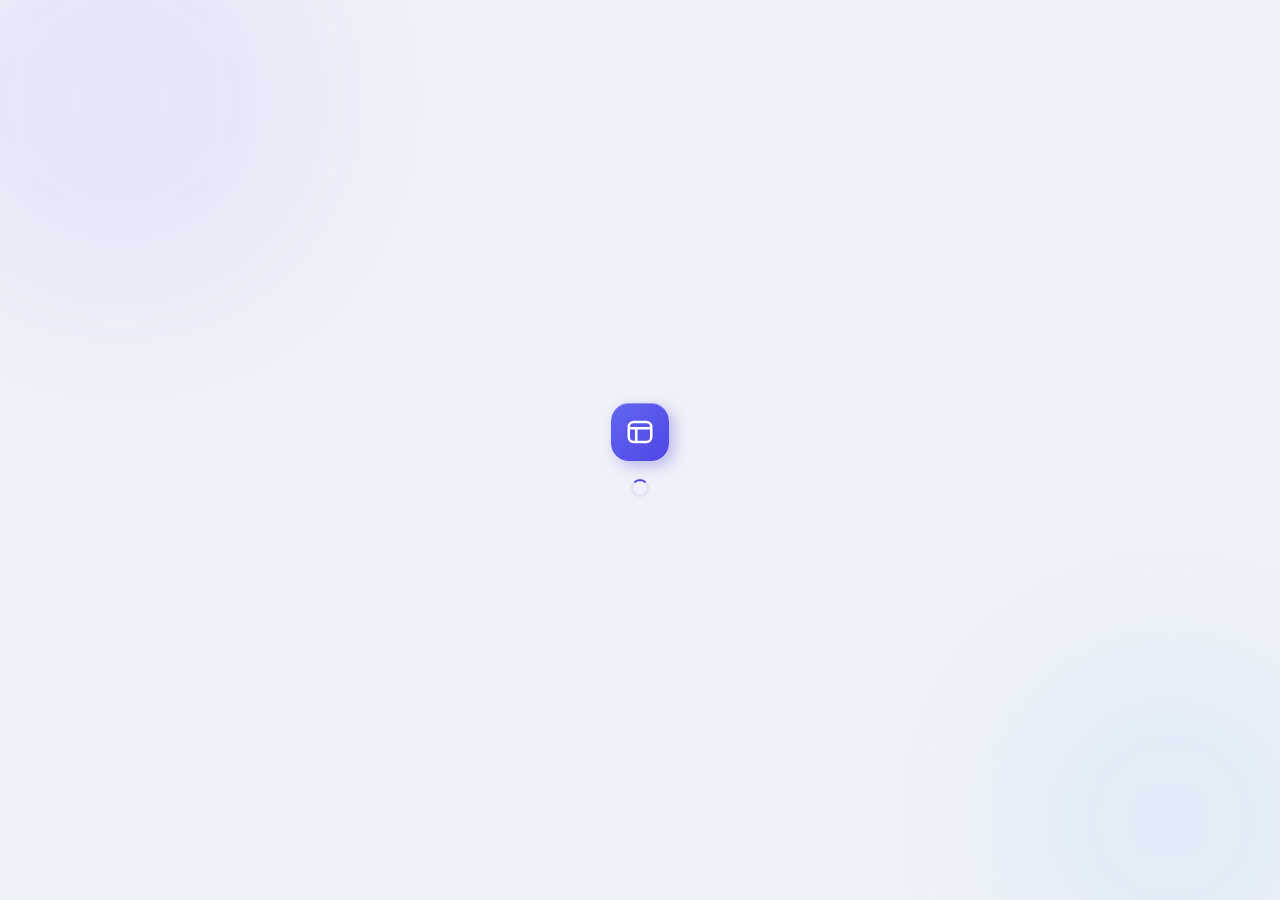
<file: index.html>
<!DOCTYPE html>
<html lang="uz" data-theme="light">
<head>
  <meta charset="UTF-8" />
  <meta name="viewport" content="width=device-width, initial-scale=1, viewport-fit=cover" />
  <title>table.xn</title>
  <meta name="theme-color" content="#4f46e5" />
  <link rel="manifest" href="manifest.json" />
  <link rel="apple-touch-icon" href="icons/apple-touch-icon.png" />
  <meta name="apple-mobile-web-app-capable" content="yes" />
  <meta name="mobile-web-app-capable" content="yes" />
  <meta name="apple-mobile-web-app-status-bar-style" content="default" />
  <meta name="apple-mobile-web-app-title" content="table.xn" />
  <link rel="preconnect" href="https://fonts.googleapis.com" />
  <link rel="preconnect" href="https://fonts.gstatic.com" crossorigin />
  <link href="https://fonts.googleapis.com/css2?family=Plus+Jakarta+Sans:wght@400;500;600;700;800&display=swap" rel="stylesheet" />
  <link rel="stylesheet" href="css/theme.css" />
  <script>
    (function () {
      var t = localStorage.getItem('tablexn.theme');
      if (!t) t = matchMedia('(prefers-color-scheme: dark)').matches ? 'dark' : 'light';
      document.documentElement.setAttribute('data-theme', t);
    })();
  </script>
  <style>
    .splash { min-height: 100vh; display: grid; place-items: center; }
    .splash-card { display: flex; flex-direction: column; align-items: center; gap: 18px; }
    .splash .brand-mark { width: 58px; height: 58px; border-radius: 18px; animation: float 2.4s ease-in-out infinite; }
    @keyframes float { 0%, 100% { transform: translateY(0); } 50% { transform: translateY(-7px); } }
    .splash .spinner { border-color: var(--border); border-top-color: var(--primary); }
  </style>
</head>
<body>
  <div class="aura"><span class="a1"></span><span class="a2"></span></div>
  <main class="splash">
    <div class="splash-card">
      <div class="brand-mark" aria-hidden="true">
        <svg width="30" height="30" viewBox="0 0 24 24" fill="none">
          <rect x="3" y="4" width="18" height="16" rx="4" stroke="#fff" stroke-width="2" />
          <path d="M3 9h18M9 9v11" stroke="#fff" stroke-width="2" />
        </svg>
      </div>
      <div class="spinner" role="status" aria-label="Yuklanmoqda"></div>
    </div>
  </main>

  <script type="module">
    import { getSession } from './js/api/auth.js';
    (async () => {
      try {
        const session = await getSession();
        location.replace(session ? 'dashboard.html' : 'login.html');
      } catch {
        location.replace('login.html');
      }
    })();
  </script>
  <script type="module">import { registerSW } from './js/pwa/registerSW.js'; registerSW();</script>
</body>
</html>
</file>
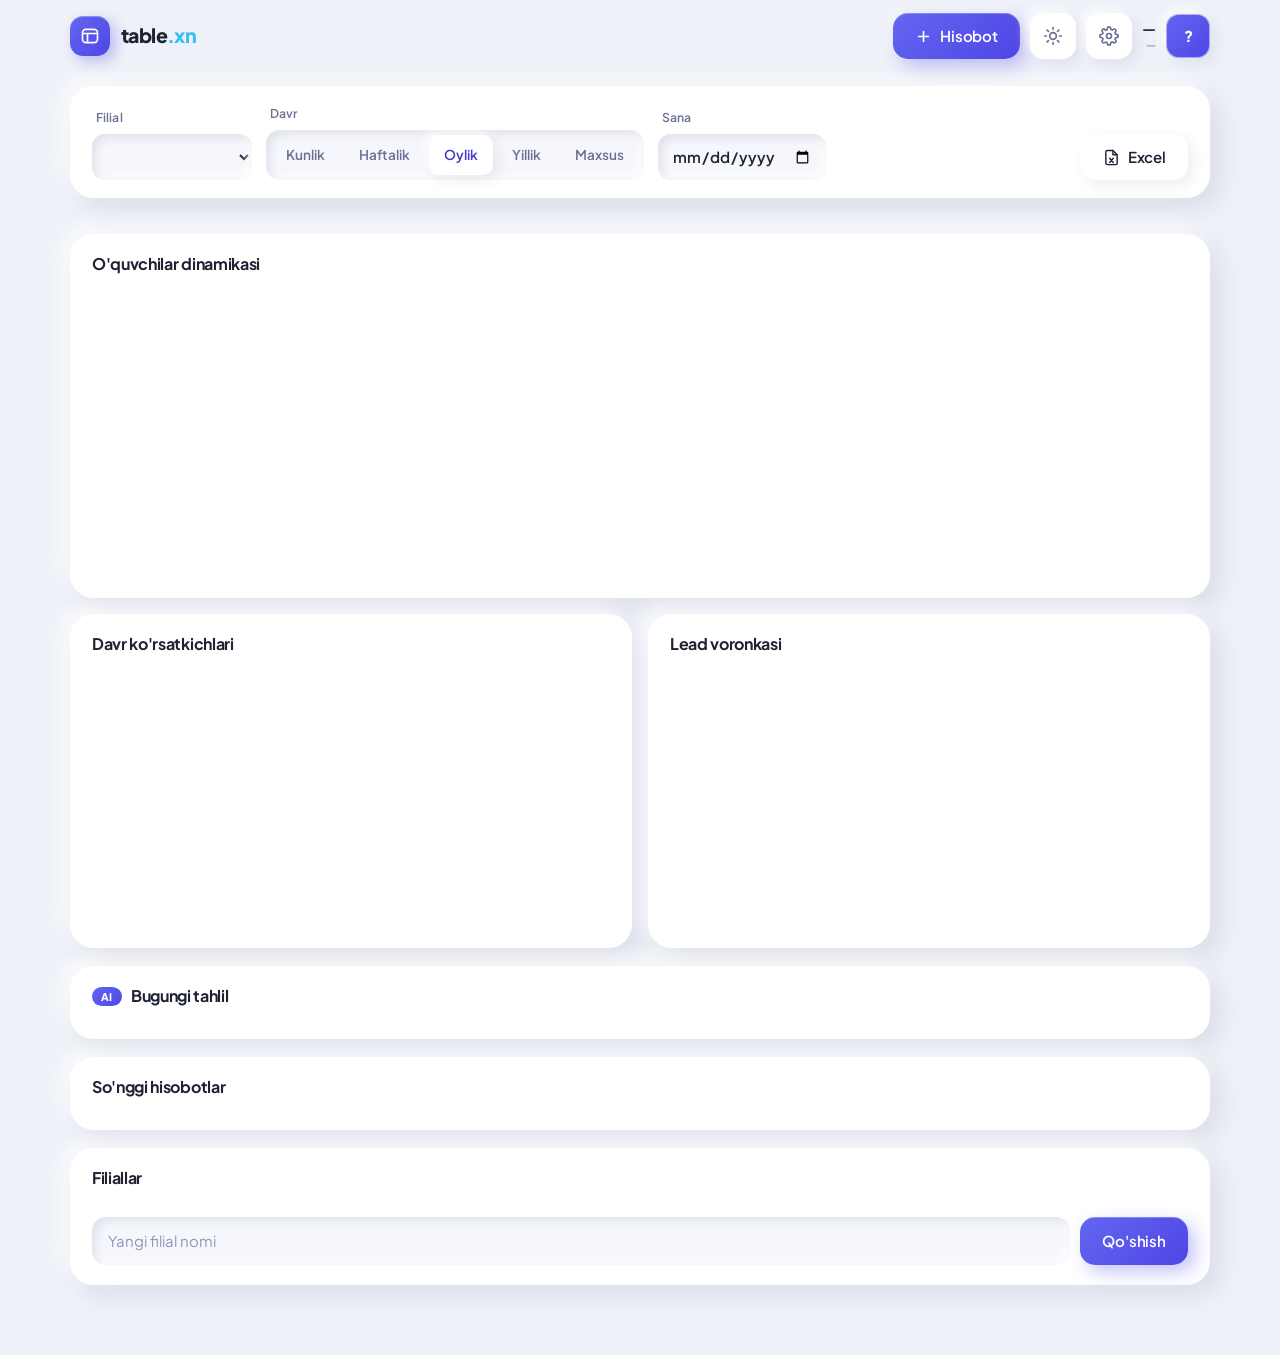
<file: dashboard.html>
<!DOCTYPE html>
<html lang="uz" data-theme="light">
<head>
  <meta charset="UTF-8" />
  <meta name="viewport" content="width=device-width, initial-scale=1, viewport-fit=cover" />
  <title>Boshqaruv paneli — table.xn</title>
  <meta name="theme-color" content="#4f46e5" />
  <link rel="manifest" href="manifest.json" />
  <link rel="apple-touch-icon" href="icons/apple-touch-icon.png" />
  <meta name="apple-mobile-web-app-capable" content="yes" />
  <meta name="mobile-web-app-capable" content="yes" />
  <meta name="apple-mobile-web-app-status-bar-style" content="default" />
  <meta name="apple-mobile-web-app-title" content="table.xn" />
  <link rel="preconnect" href="https://fonts.googleapis.com" />
  <link rel="preconnect" href="https://fonts.gstatic.com" crossorigin />
  <link href="https://fonts.googleapis.com/css2?family=Plus+Jakarta+Sans:wght@400;500;600;700;800&display=swap" rel="stylesheet" />
  <link rel="stylesheet" href="css/theme.css" />
  <script>
    (function () {
      var t = localStorage.getItem('tablexn.theme');
      if (!t) t = matchMedia('(prefers-color-scheme: dark)').matches ? 'dark' : 'light';
      document.documentElement.setAttribute('data-theme', t);
    })();
  </script>
  <style>
    .topbar { position: sticky; top: 0; z-index: 20; padding: 13px 0; background: var(--bg); }
    .topbar-inner { display: flex; align-items: center; justify-content: space-between; gap: 12px; }
    .topbar-actions { display: flex; align-items: center; gap: 10px; }
    .avatar { width: 44px; height: 44px; border-radius: 13px; display: grid; place-items: center;
      background: var(--primary-grad); color: #fff; font-weight: 800; box-shadow: var(--clay-sm); }
    .user-meta { text-align: right; line-height: 1.3; }
    .user-meta .org { font-weight: 700; font-size: 0.9rem; }
    .user-meta .role { font-size: 0.72rem; color: var(--text-muted); text-transform: capitalize; }
    .menu-wrap { position: relative; }
    .menu { position: absolute; right: 0; top: 54px; min-width: 170px; padding: 8px; border-radius: 16px;
      background: var(--surface); box-shadow: var(--clay); display: none; flex-direction: column; z-index: 30; }
    .menu.open { display: flex; }
    .menu button { text-align: left; border: none; background: transparent; cursor: pointer; padding: 11px 13px;
      border-radius: 11px; font-weight: 600; font-size: 0.88rem; color: var(--text); }
    .menu button:hover { background: var(--surface-2); }
    .menu .danger { color: var(--danger); }

    main.page { padding: 14px 0 70px; }
    .stack-lg { display: flex; flex-direction: column; gap: 18px; }

    /* Boshqaruv */
    .controls { display: flex; gap: 14px; flex-wrap: wrap; align-items: flex-end; padding: 18px 22px; }
    .control { display: flex; flex-direction: column; gap: 7px; }
    .control .label { font-size: 0.76rem; font-weight: 600; color: var(--text-muted); padding-left: 4px; }
    .select, .date { min-height: 46px; padding: 0 14px; border: none; border-radius: 13px; background: var(--surface-2);
      color: var(--text); box-shadow: var(--clay-inset); font-weight: 600; cursor: pointer; }
    .select { min-width: 160px; }
    .seg { display: inline-flex; gap: 4px; padding: 5px; border-radius: 14px; background: var(--surface-2); box-shadow: var(--clay-inset); }
    .seg button { border: none; background: transparent; cursor: pointer; padding: 9px 15px; border-radius: 10px;
      font-weight: 600; font-size: 0.85rem; color: var(--text-muted); white-space: nowrap; }
    .seg button[aria-selected='true'] { color: var(--primary-600); background: var(--surface); box-shadow: var(--clay-sm); }
    .custom-range { display: none; gap: 10px; }
    .custom-range.show { display: flex; }

    /* KPI */
    .kpi-row { display: grid; grid-template-columns: repeat(4, 1fr); gap: 14px; }
    .kpi { padding: 18px 20px; }
    .kpi .k-label { font-size: 0.8rem; color: var(--text-muted); font-weight: 600; }
    .kpi .k-value { font-size: 1.85rem; font-weight: 800; letter-spacing: -0.03em; margin-top: 4px; }
    .kpi .k-diff { font-size: 0.78rem; font-weight: 700; margin-top: 3px; }
    .k-diff.up { color: var(--success); } .k-diff.down { color: var(--danger); } .k-diff.flat { color: var(--text-soft); }

    /* Grafiklar */
    .charts { display: grid; grid-template-columns: 1fr 1fr; gap: 16px; }
    .chart-card { padding: 20px 22px; }
    .chart-card.full { grid-column: 1 / -1; }
    .chart-card h3 { font-size: 1rem; margin-bottom: 14px; }
    .chart-box { position: relative; height: 290px; }
    .chart-box.sm { height: 260px; }

    /* AI */
    .panel { padding: 20px 22px; }
    .panel h3 { font-size: 1rem; margin-bottom: 13px; display: flex; align-items: center; gap: 9px; }
    .ai-badge { font-size: 0.66rem; font-weight: 800; letter-spacing: 0.04em; padding: 3px 9px; border-radius: 99px; background: var(--primary-grad); color: #fff; }
    .msg-list { display: flex; flex-direction: column; gap: 9px; }
    .msg-item { display: flex; gap: 10px; padding: 12px 15px; border-radius: 13px; font-size: 0.87rem; line-height: 1.45; }
    .msg-item .m-dot { width: 8px; height: 8px; border-radius: 50%; margin-top: 6px; flex-shrink: 0; }
    .lvl-danger { background: rgba(239,68,68,0.10); color: var(--danger); } .lvl-danger .m-dot{background:var(--danger)}
    .lvl-warning { background: rgba(245,158,11,0.12); color: var(--warning); } .lvl-warning .m-dot{background:var(--warning)}
    .lvl-success { background: rgba(34,197,94,0.12); color: var(--success); } .lvl-success .m-dot{background:var(--success)}
    .lvl-info { background: var(--surface-2); color: var(--text-muted); } .lvl-info .m-dot{background:var(--text-soft)}
    .all-good { color: var(--success); font-size: 0.88rem; font-weight: 600; }

    /* Jadval */
    .table-wrap { overflow-x: auto; }
    table.rep { width: 100%; border-collapse: collapse; font-size: 0.88rem; }
    table.rep th { text-align: left; color: var(--text-muted); font-weight: 600; font-size: 0.76rem;
      padding: 8px 12px; text-transform: uppercase; letter-spacing: 0.03em; }
    table.rep td { padding: 12px; border-top: 1px solid var(--border); font-variant-numeric: tabular-nums; }
    table.rep td.r, table.rep th.r { text-align: right; }
    .empty-mini { color: var(--text-muted); text-align: center; padding: 24px; font-size: 0.9rem; }

    /* Filiallar */
    .branch-grid { display: flex; flex-wrap: wrap; gap: 11px; }
    .branch-tile { display: flex; align-items: center; gap: 9px; padding: 11px 16px; border-radius: 13px;
      background: var(--surface-2); box-shadow: var(--clay-inset); font-weight: 600; font-size: 0.9rem; }
    .branch-tile .dot-i { width: 8px; height: 8px; border-radius: 50%; background: var(--success); }
    .add-branch { display: flex; gap: 10px; margin-top: 16px; flex-wrap: wrap; }
    .add-branch .input { flex: 1; min-width: 200px; }

    .toast { position: fixed; left: 50%; bottom: 26px; transform: translateX(-50%) translateY(20px); padding: 13px 20px;
      border-radius: 14px; background: var(--surface); box-shadow: var(--clay); font-weight: 600; font-size: 0.88rem;
      opacity: 0; pointer-events: none; transition: all 0.28s ease; z-index: 50; }
    .toast.show { opacity: 1; transform: translateX(-50%) translateY(0); }
    .toast.ok { color: var(--success); } .toast.err { color: var(--danger); }

    @media (max-width: 820px) { .kpi-row { grid-template-columns: repeat(2, 1fr); } .charts { grid-template-columns: 1fr; } }
    @media (max-width: 560px) { .user-meta { display: none; } }
  </style>
</head>
<body>
  <header class="topbar">
    <div class="container topbar-inner">
      <div class="brand">
        <span class="brand-mark" aria-hidden="true"><svg width="20" height="20" viewBox="0 0 24 24" fill="none"><rect x="3" y="4" width="18" height="16" rx="4" stroke="#fff" stroke-width="2"/><path d="M3 9h18M9 9v11" stroke="#fff" stroke-width="2"/></svg></span>
        <span class="brand-name">table<span class="dot">.xn</span></span>
      </div>
      <div class="topbar-actions">
        <a class="btn btn-primary" href="reports.html">
          <svg width="17" height="17" viewBox="0 0 24 24" fill="none" stroke="currentColor" stroke-width="2.3" stroke-linecap="round"><path d="M12 5v14M5 12h14"/></svg>
          Hisobot
        </a>
        <button class="icon-btn" id="themeToggle" type="button" aria-label="Mavzu"><svg width="20" height="20" viewBox="0 0 24 24" fill="none" stroke="currentColor" stroke-width="2" stroke-linecap="round"><circle cx="12" cy="12" r="4"/><path d="M12 2v2M12 20v2M2 12h2M20 12h2M5 5l1.5 1.5M17.5 17.5L19 19M19 5l-1.5 1.5M6.5 17.5L5 19"/></svg></button>
        <a class="icon-btn" id="settingsLink" href="settings.html" aria-label="Sozlamalar" hidden><svg width="20" height="20" viewBox="0 0 24 24" fill="none" stroke="currentColor" stroke-width="2" stroke-linecap="round" stroke-linejoin="round"><circle cx="12" cy="12" r="3"/><path d="M19.4 15a1.65 1.65 0 0 0 .33 1.82l.06.06a2 2 0 1 1-2.83 2.83l-.06-.06a1.65 1.65 0 0 0-1.82-.33 1.65 1.65 0 0 0-1 1.51V21a2 2 0 0 1-4 0v-.09A1.65 1.65 0 0 0 9 19.4a1.65 1.65 0 0 0-1.82.33l-.06.06a2 2 0 1 1-2.83-2.83l.06-.06a1.65 1.65 0 0 0 .33-1.82 1.65 1.65 0 0 0-1.51-1H3a2 2 0 0 1 0-4h.09A1.65 1.65 0 0 0 4.6 9a1.65 1.65 0 0 0-.33-1.82l-.06-.06a2 2 0 1 1 2.83-2.83l.06.06a1.65 1.65 0 0 0 1.82.33H9a1.65 1.65 0 0 0 1-1.51V3a2 2 0 0 1 4 0v.09a1.65 1.65 0 0 0 1 1.51 1.65 1.65 0 0 0 1.82-.33l.06-.06a2 2 0 1 1 2.83 2.83l-.06.06a1.65 1.65 0 0 0-.33 1.82V9a1.65 1.65 0 0 0 1.51 1H21a2 2 0 0 1 0 4h-.09a1.65 1.65 0 0 0-1.51 1z"/></svg></a>
        <div class="menu-wrap">
          <button id="userBtn" type="button" style="border:none;background:transparent;cursor:pointer;display:flex;align-items:center;gap:10px;">
            <div class="user-meta"><div class="org" id="orgName">—</div><div class="role" id="roleName">—</div></div>
            <span class="avatar" id="avatar">?</span>
          </button>
          <div class="menu" id="userMenu"><button class="danger" id="logoutBtn" type="button">Chiqish</button></div>
        </div>
      </div>
    </div>
  </header>

  <main class="page">
    <div class="container stack-lg" id="app" hidden>
      <!-- Boshqaruv -->
      <section class="clay controls">
        <div class="control"><span class="label">Filial</span><select class="select" id="branchSel"></select></div>
        <div class="control"><span class="label">Davr</span>
          <div class="seg" id="periodSeg" role="tablist">
            <button data-p="day" role="tab">Kunlik</button>
            <button data-p="week" role="tab">Haftalik</button>
            <button data-p="month" role="tab" aria-selected="true">Oylik</button>
            <button data-p="year" role="tab">Yillik</button>
            <button data-p="custom" role="tab">Maxsus</button>
          </div>
        </div>
        <div class="control" id="dateCtl"><span class="label">Sana</span><input class="date" id="dateSel" type="date" /></div>
        <div class="control custom-range" id="customCtl">
          <div class="control"><span class="label">Dan</span><input class="date" id="fromSel" type="date" /></div>
          <div class="control"><span class="label">Gacha</span><input class="date" id="toSel" type="date" /></div>
        </div>
        <button class="btn" id="excelBtn" type="button" style="margin-left:auto;">
          <svg width="17" height="17" viewBox="0 0 24 24" fill="none" stroke="currentColor" stroke-width="2" stroke-linecap="round" stroke-linejoin="round"><path d="M14 2H6a2 2 0 0 0-2 2v16a2 2 0 0 0 2 2h12a2 2 0 0 0 2-2V8z"/><path d="M14 2v6h6M9.5 13l5 6M14.5 13l-5 6"/></svg>
          Excel
        </button>
      </section>

      <section class="kpi-row" id="kpiRow"></section>

      <section class="charts">
        <div class="clay chart-card full"><h3 id="lineTitle">O'quvchilar dinamikasi</h3><div class="chart-box"><canvas id="lineCv"></canvas></div></div>
        <div class="clay chart-card"><h3>Davr ko'rsatkichlari</h3><div class="chart-box sm"><canvas id="barCv"></canvas></div></div>
        <div class="clay chart-card"><h3>Lead voronkasi</h3><div class="chart-box sm"><canvas id="dnCv"></canvas></div></div>
      </section>

      <section class="clay panel"><h3><span class="ai-badge">AI</span> Bugungi tahlil</h3><div class="msg-list" id="msgList"></div></section>

      <section class="clay panel">
        <h3>So'nggi hisobotlar</h3>
        <div class="table-wrap"><table class="rep" id="repTable"></table></div>
      </section>

      <section class="clay panel">
        <h3>Filiallar</h3>
        <div class="branch-grid" id="branchGrid"></div>
        <div class="add-branch" id="addBranch" hidden>
          <input class="input" id="branchInput" type="text" placeholder="Yangi filial nomi" maxlength="60" />
          <button class="btn btn-primary" id="addBranchBtn" type="button">Qo'shish</button>
        </div>
      </section>
    </div>

    <div class="container" id="noBranch" hidden>
      <section class="clay" style="padding:36px;text-align:center;">
        <h3 style="margin-bottom:6px;">Hali filial yo'q</h3>
        <p class="muted" style="margin-bottom:16px;">Boshlash uchun birinchi filialingizni qo'shing.</p>
        <div class="add-branch" id="addBranch0" style="justify-content:center;">
          <input class="input" id="branchInput0" type="text" placeholder="Filial nomi" maxlength="60" style="max-width:280px;" />
          <button class="btn btn-primary" id="addBranchBtn0" type="button">Qo'shish</button>
        </div>
      </section>
    </div>
  </main>

  <div class="toast" id="toast" role="status"></div>

  <script type="module">
    import { requireAuth, getProfile, signOut } from './js/api/auth.js';
    import { listBranches, createBranch, initReportsSync } from './js/api/reportsApi.js';
    import { getCustomRange, getDashboard } from './js/engines/reportEngine.js';
    import { generateInsights } from './js/engines/aiEngine.js';
    import { lineChart, barChart, doughnutChart } from './js/charts/chartFactory.js';
    import { bindThemeToggle } from './js/utils/theme.js';
    import { fmtInt, fmtPct } from './js/utils/format.js';
    import { exportReportsXlsx } from './js/utils/excel.js';
    import { showLoader, hideLoader } from './js/utils/loader.js';
    import * as D from './js/utils/dates.js';

    bindThemeToggle(document.getElementById('themeToggle'));
    const $ = (id) => document.getElementById(id);

    let profile = null, period = 'month', charts = {}, lastData = null;

    function toast(text, type = 'ok') { const t = $('toast'); t.textContent = text; t.className = `toast show ${type}`; setTimeout(() => (t.className = 'toast'), 2600); }
    const dShort = (iso) => new Date(iso).toLocaleDateString('uz-UZ', { day: '2-digit', month: 'short' });

    // Profil menyu
    const menu = $('userMenu');
    $('userBtn').addEventListener('click', (e) => { e.stopPropagation(); menu.classList.toggle('open'); });
    document.addEventListener('click', () => menu.classList.remove('open'));
    $('logoutBtn').addEventListener('click', async () => { await signOut(); location.href = 'login.html'; });
    function canManage() { return ['owner', 'admin'].includes(profile?.role); }

    // Davr oralig'i
    function ranges() {
      const d = $('dateSel').value || D.today();
      if (period === 'day') return { from: d, to: d, pf: D.addDays(d, -1), pt: D.addDays(d, -1) };
      if (period === 'week') { const f = D.startOfWeek(d), t = D.endOfWeek(d); return { from: f, to: t, pf: D.addDays(f, -7), pt: D.addDays(f, -1) }; }
      if (period === 'month') { const f = D.startOfMonth(d), t = D.endOfMonth(d); const pe = D.addDays(f, -1); return { from: f, to: t, pf: D.startOfMonth(pe), pt: D.endOfMonth(pe) }; }
      if (period === 'year') { const f = D.startOfYear(d), t = D.endOfYear(d); const py = Number(f.slice(0, 4)) - 1; return { from: f, to: t, pf: `${py}-01-01`, pt: `${py}-12-31` }; }
      return { from: $('fromSel').value, to: $('toSel').value, pf: null, pt: null };
    }

    function setPeriod(p) {
      period = p;
      [...$('periodSeg').children].forEach((b) => b.setAttribute('aria-selected', String(b.dataset.p === p)));
      $('customCtl').classList.toggle('show', p === 'custom');
      $('dateCtl').style.display = p === 'custom' ? 'none' : '';
      load();
    }

    // KPI
    function renderKpi(cur, prev) {
      const sLast = cur.rows.length ? cur.rows[cur.rows.length - 1].students : 0;
      const pLast = prev && prev.rows.length ? prev.rows[prev.rows.length - 1].students : null;
      const cards = [
        { label: "O'quvchilar", val: sLast, prev: pLast, fmt: fmtInt },
        { label: 'Lidlar', val: cur.totals.leads, prev: prev ? prev.totals.leads : null, fmt: fmtInt },
        { label: 'Shartnomalar', val: cur.totals.contracts, prev: prev ? prev.totals.contracts : null, fmt: fmtInt },
        { label: 'Konversiya', val: cur.contractConversion, prev: prev ? prev.contractConversion : null, fmt: fmtPct, pct: true },
      ];
      $('kpiRow').innerHTML = cards.map((c) => {
        let diff = '';
        if (c.prev != null) {
          const d = c.val - c.prev;
          const cls = d > 0.05 ? 'up' : d < -0.05 ? 'down' : 'flat';
          const sign = d > 0 ? '+' : '';
          const txt = c.pct ? `${sign}${d.toFixed(1)}%` : `${sign}${fmtInt(d)}`;
          diff = `<div class="k-diff ${cls}">${txt} oldingi davr</div>`;
        }
        return `<div class="clay kpi"><div class="k-label">${c.label}</div><div class="k-value num">${c.fmt(c.val)}</div>${diff}</div>`;
      }).join('');
    }

    // Grafiklar
    function destroyCharts() { Object.values(charts).forEach((c) => c?.destroy()); charts = {}; }
    function renderCharts(cur) {
      destroyCharts();
      const labels = cur.rows.map((r) => dShort(r.report_date));
      charts.line = lineChart($('lineCv'), { labels, data: cur.rows.map((r) => r.students) });
      charts.bar = barChart($('barCv'), {
        labels: ['Lidlar', 'Sifatli', 'Tashrif', 'Shartnoma', 'Ketgan'],
        data: [cur.totals.leads, cur.totals.quality_leads, cur.totals.bd_visited, cur.totals.contracts, cur.totals.students_left],
      });
      charts.dn = doughnutChart($('dnCv'), {
        labels: ['Lidlar', 'Sifatli lidlar', 'Shartnomalar'],
        data: [cur.totals.leads, cur.totals.quality_leads, cur.totals.contracts],
      });
    }
    document.addEventListener('themechange', () => { if (lastData) renderCharts(lastData); });

    // Jadval
    function renderTable(cur) {
      const rows = [...cur.rows].reverse().slice(0, 10);
      if (!rows.length) { $('repTable').innerHTML = `<tr><td class="empty-mini">Bu davr uchun hisobot yo'q.</td></tr>`; return; }
      $('repTable').innerHTML =
        `<thead><tr><th>Sana</th><th class="r">O'quvchi</th><th class="r">Lid</th><th class="r">Shartnoma</th><th class="r">Ketgan</th></tr></thead>` +
        `<tbody>` + rows.map((r) => `<tr><td>${dShort(r.report_date)}</td><td class="r">${fmtInt(r.students)}</td><td class="r">${fmtInt(r.leads)}</td><td class="r">${fmtInt(r.contracts)}</td><td class="r">${fmtInt(r.students_left)}</td></tr>`).join('') + `</tbody>`;
    }

    // AI
    function renderAI(insights) {
      const list = $('msgList');
      if (!insights.length) { list.innerHTML = `<div class="all-good">✓ Hammasi joyida — muhim ogohlantirish yo'q.</div>`; return; }
      list.innerHTML = insights.map((i) => `<div class="msg-item lvl-${i.level}"><span class="m-dot"></span><span>${i.text}</span></div>`).join('');
    }

    // Yuklash
    async function load() {
      const branch = $('branchSel').value;
      if (!branch) return;
      const r = ranges();
      if (!r.from || !r.to) return;
      showLoader();
      try {
        const [cur, prev, dash] = await Promise.all([
          getCustomRange(branch, r.from, r.to),
          r.pf ? getCustomRange(branch, r.pf, r.pt) : Promise.resolve(null),
          getDashboard(branch, D.today()),
        ]);
        lastData = cur;
        renderKpi(cur, prev);
        renderCharts(cur);
        renderTable(cur);
        renderAI(generateInsights(dash));
      } catch (e) { toast('Ma\'lumotni yuklab bo\'lmadi.', 'err'); }
      finally { hideLoader(); }
    }

    // Filiallar
    function escapeHtml(s) { return String(s).replace(/[&<>"']/g, (c) => ({ '&': '&amp;', '<': '&lt;', '>': '&gt;', '"': '&quot;', "'": '&#39;' }[c])); }
    async function loadBranchList() {
      try {
        const branches = await listBranches();
        $('branchGrid').innerHTML = branches.map((b) => `<div class="branch-tile"><span class="dot-i"></span>${escapeHtml(b.name)}</div>`).join('');
        $('addBranch').hidden = !canManage();
      } catch {}
    }
    async function addBranch(inputId, btnId) {
      const input = $(inputId), name = input.value.trim();
      if (!name) { input.focus(); return; }
      $(btnId).disabled = true;
      try { await createBranch(name); input.value = ''; toast('Filial qo\'shildi.'); location.reload(); }
      catch { toast('Qo\'shib bo\'lmadi.', 'err'); $(btnId).disabled = false; }
    }
    $('addBranchBtn').addEventListener('click', () => addBranch('branchInput', 'addBranchBtn'));
    $('addBranchBtn0').addEventListener('click', () => addBranch('branchInput0', 'addBranchBtn0'));

    // Init
    (async () => {
      const session = await requireAuth();
      if (!session) return;
      initReportsSync();
      try { profile = await getProfile(); } catch {}
      const orgName = profile?.organizations?.name || 'Tashkilot';
      $('orgName').textContent = orgName;
      $('roleName').textContent = profile?.role || 'a\'zo';
      $('avatar').textContent = (profile?.full_name || orgName).trim().charAt(0).toUpperCase() || '?';
      if (['owner', 'admin'].includes(profile?.role)) $('settingsLink').hidden = false;

      let branches = [];
      try { branches = await listBranches(); } catch {}
      if (!branches.length) { $('noBranch').hidden = false; return; }

      $('app').hidden = false;
      $('branchSel').innerHTML = branches.map((b) => `<option value="${b.id}">${escapeHtml(b.name)}</option>`).join('');
      $('dateSel').value = D.today(); $('dateSel').max = D.today();
      $('toSel').value = D.today(); $('fromSel').value = D.startOfMonth(D.today());

      $('branchSel').addEventListener('change', load);
      $('dateSel').addEventListener('change', load);
      $('fromSel').addEventListener('change', load);
      $('toSel').addEventListener('change', load);
      [...$('periodSeg').children].forEach((b) => b.addEventListener('click', () => setPeriod(b.dataset.p)));

      $('excelBtn').addEventListener('click', () => {
        if (!lastData || !lastData.rows.length) { toast('Bu davrda hisobot yo\'q.', 'err'); return; }
        const branchName = $('branchSel').selectedOptions[0]?.textContent || 'Filial';
        const r = ranges();
        const labels = { day: 'kunlik', week: 'haftalik', month: 'oylik', year: 'yillik', custom: 'maxsus' };
        try { exportReportsXlsx({ rows: lastData.rows, branchName, periodLabel: labels[period] || 'hisobot', from: r.from, to: r.to }); }
        catch { toast('Eksport qilib bo\'lmadi.', 'err'); }
      });

      await loadBranchList();
      await load();
    })();
  </script>
  <script type="module">import { registerSW } from './js/pwa/registerSW.js'; registerSW();</script>
</body>
</html>
</file>
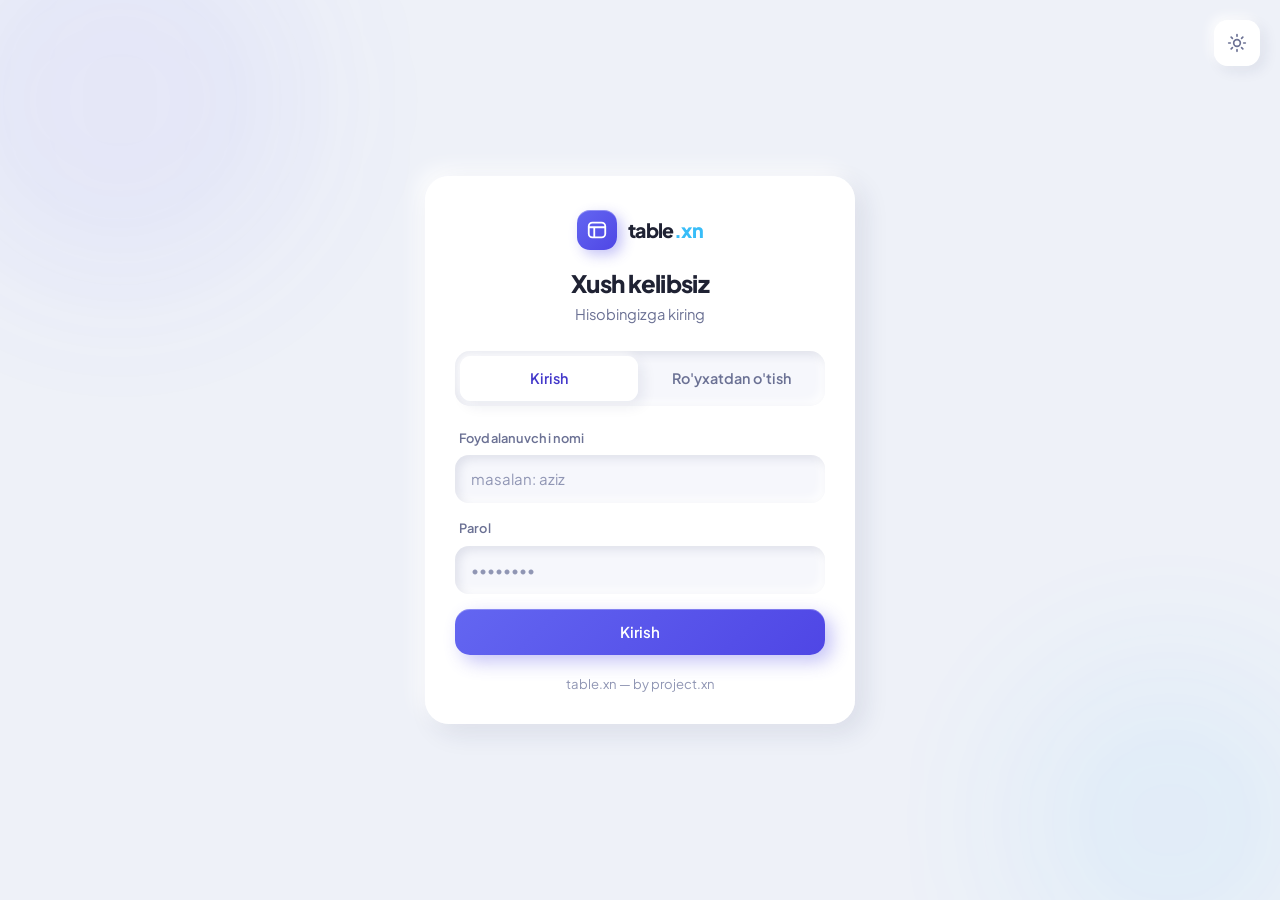
<file: login.html>
<!DOCTYPE html>
<html lang="uz" data-theme="light">
<head>
  <meta charset="UTF-8" />
  <meta name="viewport" content="width=device-width, initial-scale=1, viewport-fit=cover" />
  <title>Kirish — table.xn</title>
  <meta name="theme-color" content="#4f46e5" />
  <link rel="manifest" href="manifest.json" />
  <link rel="apple-touch-icon" href="icons/apple-touch-icon.png" />
  <meta name="apple-mobile-web-app-capable" content="yes" />
  <meta name="mobile-web-app-capable" content="yes" />
  <meta name="apple-mobile-web-app-status-bar-style" content="default" />
  <meta name="apple-mobile-web-app-title" content="table.xn" />
  <link rel="preconnect" href="https://fonts.googleapis.com" />
  <link rel="preconnect" href="https://fonts.gstatic.com" crossorigin />
  <link href="https://fonts.googleapis.com/css2?family=Plus+Jakarta+Sans:wght@400;500;600;700;800&display=swap" rel="stylesheet" />
  <link rel="stylesheet" href="css/theme.css" />
  <script>
    (function () { var t = localStorage.getItem('tablexn.theme'); if (!t) t = matchMedia('(prefers-color-scheme: dark)').matches ? 'dark' : 'light'; document.documentElement.setAttribute('data-theme', t); })();
  </script>
  <style>
    .auth-wrap { min-height: 100vh; display: grid; place-items: center; padding: 28px 18px; }
    .theme-fab { position: fixed; top: 20px; right: 20px; z-index: 10; }
    .auth-card { width: 100%; max-width: 430px; padding: 34px 30px 30px; }
    .auth-head { text-align: center; margin-bottom: 24px; }
    .auth-head .brand { justify-content: center; margin-bottom: 18px; }
    .auth-title { font-size: 1.5rem; font-weight: 800; letter-spacing: -0.03em; }
    .auth-sub { color: var(--text-muted); font-size: 0.92rem; margin-top: 5px; }
    .tabs { display: grid; grid-template-columns: 1fr 1fr; gap: 5px; padding: 5px; border-radius: 15px; margin-bottom: 22px; background: var(--surface-2); box-shadow: var(--clay-inset); }
    .tab { border: none; background: transparent; cursor: pointer; padding: 11px; border-radius: 11px; font-weight: 600; font-size: 0.9rem; color: var(--text-muted); transition: color 0.18s ease; }
    .tab[aria-selected='true'] { color: var(--primary-600); background: var(--surface); box-shadow: var(--clay-sm); }
    .form { display: flex; flex-direction: column; gap: 15px; }
    .signup-only { display: none; }
    [data-mode='signup'] .signup-only { display: flex; }
    .msg { display: none; padding: 12px 15px; border-radius: 13px; font-size: 0.87rem; font-weight: 500; }
    .msg.show { display: block; }
    .msg.error { background: rgba(239, 68, 68, 0.12); color: var(--danger); }
    .msg.ok { background: rgba(34, 197, 94, 0.13); color: var(--success); }
    .auth-foot { text-align: center; margin-top: 18px; font-size: 0.82rem; color: var(--text-soft); }
  </style>
</head>
<body data-mode="login">
  <div class="aura"><span class="a1"></span><span class="a2"></span></div>

  <button class="icon-btn theme-fab" id="themeToggle" type="button" aria-label="Mavzu">
    <svg width="20" height="20" viewBox="0 0 24 24" fill="none" stroke="currentColor" stroke-width="2" stroke-linecap="round"><circle cx="12" cy="12" r="4" /><path d="M12 2v2M12 20v2M2 12h2M20 12h2M5 5l1.5 1.5M17.5 17.5L19 19M19 5l-1.5 1.5M6.5 17.5L5 19" /></svg>
  </button>

  <main class="auth-wrap">
    <section class="clay auth-card">
      <div class="auth-head">
        <div class="brand">
          <span class="brand-mark" aria-hidden="true"><svg width="22" height="22" viewBox="0 0 24 24" fill="none"><rect x="3" y="4" width="18" height="16" rx="4" stroke="#fff" stroke-width="2" /><path d="M3 9h18M9 9v11" stroke="#fff" stroke-width="2" /></svg></span>
          <span class="brand-name">table<span class="dot">.xn</span></span>
        </div>
        <h1 class="auth-title" id="title">Xush kelibsiz</h1>
        <p class="auth-sub" id="subtitle">Hisobingizga kiring</p>
      </div>

      <div class="tabs" role="tablist">
        <button class="tab" id="tabLogin" role="tab" aria-selected="true" type="button">Kirish</button>
        <button class="tab" id="tabSignup" role="tab" aria-selected="false" type="button">Ro'yxatdan o'tish</button>
      </div>

      <div class="msg" id="msg" role="alert"></div>

      <form class="form" id="form" novalidate>
        <div class="field signup-only">
          <label class="label" for="orgName">Tashkilot nomi</label>
          <input class="input" id="orgName" type="text" autocomplete="organization" placeholder="Masalan: Jony Kids" />
        </div>
        <div class="field signup-only">
          <label class="label" for="fullName">To'liq ism</label>
          <input class="input" id="fullName" type="text" autocomplete="name" placeholder="Ism Familiya" />
        </div>
        <div class="field">
          <label class="label" for="username">Foydalanuvchi nomi</label>
          <input class="input" id="username" type="text" autocomplete="username" placeholder="masalan: aziz" autocapitalize="none" spellcheck="false" required />
        </div>
        <div class="field">
          <label class="label" for="password">Parol</label>
          <input class="input" id="password" type="password" autocomplete="current-password" placeholder="••••••••" minlength="6" required />
        </div>

        <button class="btn btn-primary btn-block" id="submit" type="submit">Kirish</button>
      </form>

      <p class="auth-foot" id="authFoot">table.xn — by project.xn</p>
    </section>
  </main>

  <script type="module">
    import { signIn, signUp, redirectIfAuthed } from './js/api/auth.js';
    import { bindThemeToggle } from './js/utils/theme.js';
    import { APP_VERSION } from './js/utils/version.js';

    document.getElementById('authFoot').textContent = `table.xn · v${APP_VERSION} · by project.xn`;
    bindThemeToggle(document.getElementById('themeToggle'));
    redirectIfAuthed();

    const body = document.body;
    const els = {
      tabLogin: document.getElementById('tabLogin'), tabSignup: document.getElementById('tabSignup'),
      title: document.getElementById('title'), subtitle: document.getElementById('subtitle'),
      submit: document.getElementById('submit'), msg: document.getElementById('msg'), form: document.getElementById('form'),
      username: document.getElementById('username'), password: document.getElementById('password'),
      orgName: document.getElementById('orgName'), fullName: document.getElementById('fullName'),
    };

    function setMode(mode) {
      body.dataset.mode = mode;
      const login = mode === 'login';
      els.tabLogin.setAttribute('aria-selected', String(login));
      els.tabSignup.setAttribute('aria-selected', String(!login));
      els.title.textContent = login ? 'Xush kelibsiz' : 'Hisob yarating';
      els.subtitle.textContent = login ? 'Hisobingizga kiring' : 'Tashkilotingizni ro\'yxatdan o\'tkazing';
      els.submit.textContent = login ? 'Kirish' : 'Hisob yaratish';
      els.password.autocomplete = login ? 'current-password' : 'new-password';
      hideMsg();
    }
    els.tabLogin.onclick = () => setMode('login');
    els.tabSignup.onclick = () => setMode('signup');

    function showMsg(text, type = 'error') { els.msg.textContent = text; els.msg.className = `msg show ${type}`; }
    function hideMsg() { els.msg.className = 'msg'; }

    function friendly(err) {
      const m = (err?.message || '').toLowerCase();
      if (m.includes('invalid login')) return "Foydalanuvchi nomi yoki parol noto'g'ri.";
      if (m.includes('already registered')) return "Bu foydalanuvchi nomi allaqachon band.";
      if (m.includes('password should be at least')) return "Parol kamida 6 ta belgidan iborat bo'lishi kerak.";
      if (m.includes('profile already exists')) return "Bu foydalanuvchida tashkilot allaqachon mavjud.";
      return err?.message || "Xatolik yuz berdi. Birozdan so'ng qayta urinib ko'ring.";
    }

    function loading(on) {
      els.submit.disabled = on;
      els.submit.innerHTML = on ? '<span class="spinner"></span>' : (body.dataset.mode === 'login' ? 'Kirish' : 'Hisob yaratish');
    }

    els.form.addEventListener('submit', async (e) => {
      e.preventDefault();
      hideMsg();
      const username = els.username.value.trim().replace(/\s+/g, '');
      const password = els.password.value;
      const mode = body.dataset.mode;
      if (!username || !password) { showMsg('Foydalanuvchi nomi va parolni kiriting.'); return; }
      if (password.length < 6) { showMsg("Parol kamida 6 ta belgidan iborat bo'lishi kerak."); return; }

      loading(true);
      try {
        if (mode === 'login') {
          await signIn({ username, password });
          location.href = 'dashboard.html';
        } else {
          const orgName = els.orgName.value.trim();
          const fullName = els.fullName.value.trim();
          if (!orgName) { showMsg('Tashkilot nomini kiriting.'); loading(false); return; }
          const res = await signUp({ username, password, orgName, ownerName: fullName });
          if (res.pendingConfirmation) { showMsg('Hisob yaratildi. Endi kiring.', 'ok'); loading(false); return; }
          location.href = 'dashboard.html';
        }
      } catch (err) { showMsg(friendly(err)); loading(false); }
    });

    setMode('login');
  </script>
  <script type="module">import { registerSW } from './js/pwa/registerSW.js'; registerSW();</script>
</body>
</html>
</file>
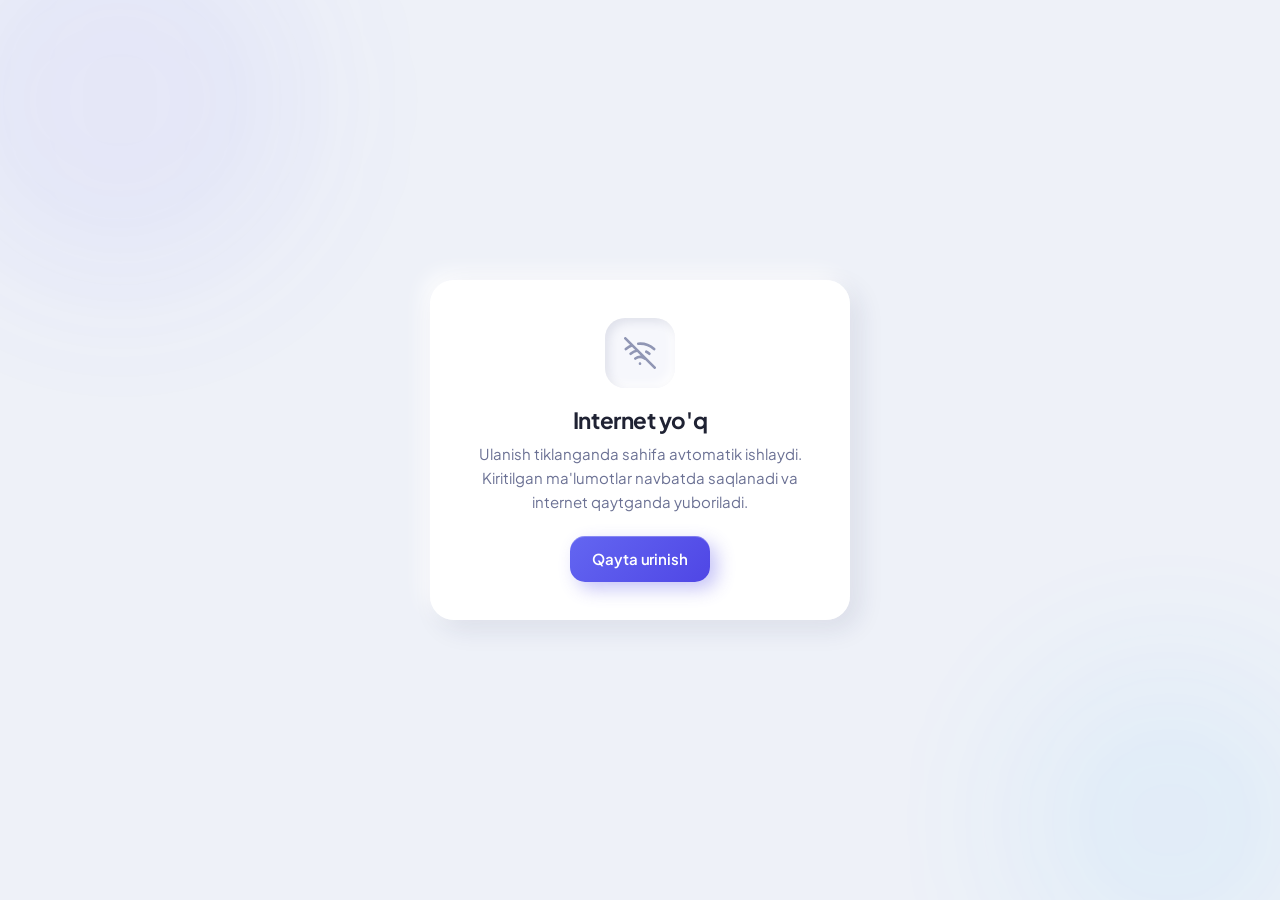
<file: offline.html>
<!DOCTYPE html>
<html lang="uz" data-theme="light">
<head>
  <meta charset="UTF-8" />
  <meta name="viewport" content="width=device-width, initial-scale=1, viewport-fit=cover" />
  <title>Offline — table.xn</title>
  <meta name="theme-color" content="#4f46e5" />
  <link href="https://fonts.googleapis.com/css2?family=Plus+Jakarta+Sans:wght@400;600;700;800&display=swap" rel="stylesheet" />
  <link rel="stylesheet" href="css/theme.css" />
  <script>
    (function () {
      var t = localStorage.getItem('tablexn.theme');
      if (!t) t = matchMedia('(prefers-color-scheme: dark)').matches ? 'dark' : 'light';
      document.documentElement.setAttribute('data-theme', t);
    })();
  </script>
  <style>
    .wrap { min-height: 100vh; display: grid; place-items: center; padding: 24px; }
    .card { max-width: 420px; text-align: center; padding: 38px 30px; }
    .ico { width: 70px; height: 70px; margin: 0 auto 18px; border-radius: 20px; display: grid; place-items: center;
      background: var(--surface-2); box-shadow: var(--clay-inset); color: var(--text-soft); }
    h1 { font-size: 1.4rem; margin-bottom: 8px; }
    p { color: var(--text-muted); margin-bottom: 22px; }
  </style>
</head>
<body>
  <div class="aura"><span class="a1"></span><span class="a2"></span></div>
  <main class="wrap">
    <section class="clay card">
      <div class="ico" aria-hidden="true">
        <svg width="32" height="32" viewBox="0 0 24 24" fill="none" stroke="currentColor" stroke-width="2" stroke-linecap="round" stroke-linejoin="round">
          <path d="M1 1l22 22M16.72 11.06A10.94 10.94 0 0 1 19 12.55M5 12.55a10.94 10.94 0 0 1 5.17-2.39M10.71 5.05A16 16 0 0 1 22.58 9M1.42 9a15.91 15.91 0 0 1 4.7-2.88M8.53 16.11a6 6 0 0 1 6.95 0M12 20h.01"/>
        </svg>
      </div>
      <h1>Internet yo'q</h1>
      <p>Ulanish tiklanganda sahifa avtomatik ishlaydi. Kiritilgan ma'lumotlar navbatda saqlanadi va internet qaytganda yuboriladi.</p>
      <button class="btn btn-primary" onclick="location.reload()">Qayta urinish</button>
    </section>
  </main>
</body>
</html>
</file>
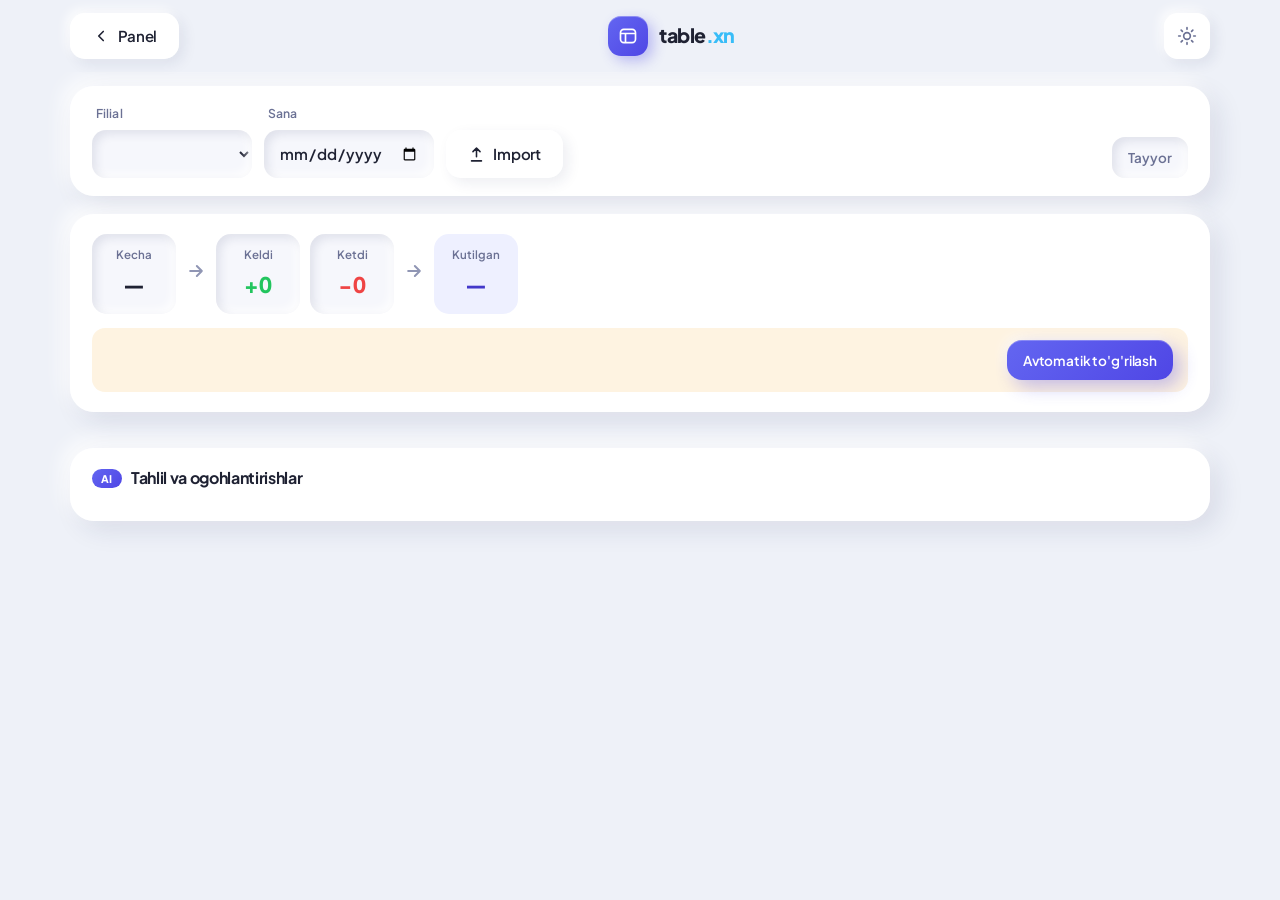
<file: reports.html>
<!DOCTYPE html>
<html lang="uz" data-theme="light">
<head>
  <meta charset="UTF-8" />
  <meta name="viewport" content="width=device-width, initial-scale=1, viewport-fit=cover" />
  <title>Hisobot kiritish — table.xn</title>
  <meta name="theme-color" content="#4f46e5" />
  <link rel="manifest" href="manifest.json" />
  <link rel="apple-touch-icon" href="icons/apple-touch-icon.png" />
  <meta name="apple-mobile-web-app-capable" content="yes" />
  <meta name="mobile-web-app-capable" content="yes" />
  <meta name="apple-mobile-web-app-status-bar-style" content="default" />
  <meta name="apple-mobile-web-app-title" content="table.xn" />
  <link rel="preconnect" href="https://fonts.googleapis.com" />
  <link rel="preconnect" href="https://fonts.gstatic.com" crossorigin />
  <link href="https://fonts.googleapis.com/css2?family=Plus+Jakarta+Sans:wght@400;500;600;700;800&display=swap" rel="stylesheet" />
  <link rel="stylesheet" href="css/theme.css" />
  <script>
    (function () { var t = localStorage.getItem('tablexn.theme'); if (!t) t = matchMedia('(prefers-color-scheme: dark)').matches ? 'dark' : 'light'; document.documentElement.setAttribute('data-theme', t); })();
  </script>
  <style>
    .topbar { position: sticky; top: 0; z-index: 20; padding: 13px 0; background: var(--bg); }
    .topbar-inner { display: flex; align-items: center; justify-content: space-between; gap: 12px; }
    main.page { padding: 14px 0 80px; }
    .stack-lg { display: flex; flex-direction: column; gap: 18px; }

    .controls { display: flex; gap: 12px; flex-wrap: wrap; align-items: flex-end; padding: 18px 22px; }
    .control { display: flex; flex-direction: column; gap: 7px; }
    .control .label { font-size: 0.76rem; font-weight: 600; color: var(--text-muted); padding-left: 4px; }
    .select, .date { min-height: 48px; padding: 0 15px; border: none; border-radius: 14px; background: var(--surface-2); color: var(--text); box-shadow: var(--clay-inset); font-weight: 600; cursor: pointer; min-width: 160px; }
    .save-pill { margin-left: auto; display: inline-flex; align-items: center; gap: 8px; padding: 10px 16px; border-radius: 13px; font-size: 0.84rem; font-weight: 600; background: var(--surface-2); box-shadow: var(--clay-inset); color: var(--text-muted); white-space: nowrap; }
    .imp-btn { min-height: 48px; align-self: flex-end; }

    /* Balans kartasi */
    .balance { padding: 20px 22px; }
    .bal-flow { display: flex; align-items: center; gap: 10px; flex-wrap: wrap; }
    .bal-item { display: flex; flex-direction: column; align-items: center; gap: 3px; padding: 12px 18px; border-radius: 15px; background: var(--surface-2); box-shadow: var(--clay-inset); min-width: 84px; }
    .bal-item .bl { font-size: 0.72rem; color: var(--text-muted); font-weight: 600; }
    .bal-item .bv { font-size: 1.35rem; font-weight: 800; font-variant-numeric: tabular-nums; }
    .bal-item.up .bv { color: var(--success); } .bal-item.down .bv { color: var(--danger); }
    .bal-item.exp { background: var(--primary-50); box-shadow: none; }
    .bal-item.exp .bv { color: var(--primary-600); }
    .bal-arrow { color: var(--text-soft); flex-shrink: 0; }
    .bal-fix { display: flex; align-items: center; gap: 12px; margin-top: 14px; padding: 12px 15px; border-radius: 13px; background: rgba(245,158,11,0.12); color: var(--warning); font-size: 0.86rem; font-weight: 600; flex-wrap: wrap; }
    .bal-fix .grow { flex: 1; min-width: 180px; }
    .btn-sm { min-height: 40px; padding: 0 16px; font-size: 0.85rem; }

    /* Maydonlar */
    .group { padding: 20px 22px; }
    .group h3 { font-size: 1rem; margin-bottom: 4px; }
    .group .ghint { font-size: 0.8rem; color: var(--text-muted); margin-bottom: 16px; }
    .fields { display: flex; flex-direction: column; }
    .frow { display: flex; align-items: center; justify-content: space-between; gap: 12px; padding: 11px 0; border-bottom: 1px solid var(--border); }
    .frow:last-child { border-bottom: none; }
    .finfo { display: flex; flex-direction: column; gap: 1px; min-width: 0; flex: 1; }
    .finfo .flabel { font-size: 0.92rem; font-weight: 700; line-height: 1.25; }
    .finfo .fhint { font-size: 0.73rem; color: var(--text-muted); line-height: 1.3; }

    .stepper { display: flex; align-items: center; gap: 6px; flex-shrink: 0; }
    .step { width: 42px; height: 46px; border: none; border-radius: 12px; cursor: pointer; background: var(--surface-2); color: var(--primary); box-shadow: var(--clay-sm); font-size: 1.3rem; font-weight: 700; display: grid; place-items: center; transition: transform 0.1s ease; }
    .step:active { box-shadow: var(--clay-pressed); transform: scale(0.95); }
    .num-input { width: 62px; text-align: center; height: 46px; padding: 0 4px; border: none; border-radius: 12px; background: var(--surface-2); color: var(--text); box-shadow: var(--clay-inset); font-size: 1.1rem; font-weight: 800; font-variant-numeric: tabular-nums; }
    .num-input.nps { width: 88px; }
    .num-input:focus { outline: none; box-shadow: var(--clay-inset), 0 0 0 3px var(--primary-50); }
    .num-input[aria-invalid='true'] { box-shadow: var(--clay-inset), 0 0 0 3px rgba(239,68,68,0.25); }

    .switch { width: 50px; height: 30px; border-radius: 99px; border: none; cursor: pointer; position: relative; background: var(--text-soft); transition: background 0.2s ease; flex-shrink: 0; }
    .switch::after { content: ''; position: absolute; top: 3px; left: 3px; width: 24px; height: 24px; border-radius: 50%; background: #fff; transition: transform 0.2s ease; box-shadow: 0 1px 3px rgba(0,0,0,0.3); }
    .switch[aria-checked='true'] { background: var(--primary); } .switch[aria-checked='true']::after { transform: translateX(20px); }

    .panel { padding: 20px 22px; }
    .panel h3 { font-size: 1rem; margin-bottom: 13px; display: flex; align-items: center; gap: 9px; }
    .ai-badge { font-size: 0.66rem; font-weight: 800; letter-spacing: 0.04em; padding: 3px 9px; border-radius: 99px; background: var(--primary-grad); color: #fff; }
    .msg-list { display: flex; flex-direction: column; gap: 9px; }
    .msg-item { display: flex; gap: 10px; padding: 12px 15px; border-radius: 13px; font-size: 0.87rem; line-height: 1.45; }
    .msg-item .m-dot { width: 8px; height: 8px; border-radius: 50%; margin-top: 6px; flex-shrink: 0; }
    .lvl-error,.lvl-danger { background: rgba(239,68,68,0.10); color: var(--danger); } .lvl-error .m-dot,.lvl-danger .m-dot{background:var(--danger)}
    .lvl-warning { background: rgba(245,158,11,0.12); color: var(--warning); } .lvl-warning .m-dot{background:var(--warning)}
    .lvl-success { background: rgba(34,197,94,0.12); color: var(--success); } .lvl-success .m-dot{background:var(--success)}
    .lvl-info { background: var(--surface-2); color: var(--text-muted); } .lvl-info .m-dot{background:var(--text-soft)}
    .all-good { color: var(--success); font-size: 0.88rem; font-weight: 600; }

    .no-branch { text-align: center; padding: 40px 20px; color: var(--text-muted); }
    @media (max-width: 600px) { .save-pill { margin-left: 0; width: 100%; justify-content: center; } .bal-item { flex: 1; min-width: 0; } }
  </style>
</head>
<body>
  <header class="topbar">
    <div class="container topbar-inner">
      <a class="btn" href="dashboard.html"><svg width="18" height="18" viewBox="0 0 24 24" fill="none" stroke="currentColor" stroke-width="2.2" stroke-linecap="round" stroke-linejoin="round"><path d="M15 18l-6-6 6-6"/></svg> Panel</a>
      <div class="brand"><span class="brand-mark" aria-hidden="true"><svg width="20" height="20" viewBox="0 0 24 24" fill="none"><rect x="3" y="4" width="18" height="16" rx="4" stroke="#fff" stroke-width="2"/><path d="M3 9h18M9 9v11" stroke="#fff" stroke-width="2"/></svg></span><span class="brand-name">table<span class="dot">.xn</span></span></div>
      <button class="icon-btn" id="themeToggle" type="button" aria-label="Mavzu"><svg width="20" height="20" viewBox="0 0 24 24" fill="none" stroke="currentColor" stroke-width="2" stroke-linecap="round"><circle cx="12" cy="12" r="4"/><path d="M12 2v2M12 20v2M2 12h2M20 12h2M5 5l1.5 1.5M17.5 17.5L19 19M19 5l-1.5 1.5M6.5 17.5L5 19"/></svg></button>
    </div>
  </header>

  <main class="page">
    <div class="container stack-lg" id="app" hidden>
      <section class="clay controls">
        <div class="control"><span class="label">Filial</span><select class="select" id="branchSel"></select></div>
        <div class="control"><span class="label">Sana</span><input class="date" id="dateSel" type="date" /></div>
        <button class="btn imp-btn" id="importBtn" type="button">
          <svg width="17" height="17" viewBox="0 0 24 24" fill="none" stroke="currentColor" stroke-width="2.2" stroke-linecap="round" stroke-linejoin="round"><path d="M12 15V3M7 8l5-5 5 5M5 21h14"/></svg> Import
        </button>
        <input type="file" id="importFile" accept=".xlsx,.xls,.csv" hidden />
        <div class="save-pill" id="savePill">Tayyor</div>
      </section>

      <!-- Balans kartasi -->
      <section class="clay balance">
        <div class="bal-flow">
          <div class="bal-item"><span class="bl">Kecha</span><span class="bv num" id="balPrev">—</span></div>
          <span class="bal-arrow"><svg width="20" height="20" viewBox="0 0 24 24" fill="none" stroke="currentColor" stroke-width="2.4" stroke-linecap="round" stroke-linejoin="round"><path d="M5 12h14M13 6l6 6-6 6"/></svg></span>
          <div class="bal-item up"><span class="bl">Keldi</span><span class="bv num" id="balIn">+0</span></div>
          <div class="bal-item down"><span class="bl">Ketdi</span><span class="bv num" id="balOut">−0</span></div>
          <span class="bal-arrow"><svg width="20" height="20" viewBox="0 0 24 24" fill="none" stroke="currentColor" stroke-width="2.4" stroke-linecap="round" stroke-linejoin="round"><path d="M5 12h14M13 6l6 6-6 6"/></svg></span>
          <div class="bal-item exp"><span class="bl">Kutilgan</span><span class="bv num" id="balExp">—</span></div>
        </div>
        <div class="bal-fix" id="balFix" hidden>
          <span class="grow" id="balMsg"></span>
          <button class="btn btn-primary btn-sm" id="balFixBtn" type="button">Avtomatik to'g'rilash</button>
        </div>
      </section>

      <div id="groups"></div>

      <section class="clay panel"><h3><span class="ai-badge">AI</span> Tahlil va ogohlantirishlar</h3><div class="msg-list" id="msgList"></div></section>
    </div>

    <div class="container" id="noBranch" hidden>
      <section class="clay no-branch">
        <h3 style="color:var(--text);margin-bottom:6px;">Avval filial qo'shing</h3>
        <p>Hisobot kiritish uchun kamida bitta filial kerak.</p>
        <a class="btn btn-primary" href="settings.html" style="margin-top:16px;">Sozlamalarga o'tish</a>
      </section>
    </div>
  </main>

  <script type="module">
    import { requireAuth } from './js/api/auth.js';
    import { listBranches, getReport, saveReport, initReportsSync, bulkUpsertReports } from './js/api/reportsApi.js';
    import { getDashboard } from './js/engines/reportEngine.js';
    import { generateInsights } from './js/engines/aiEngine.js';
    import { validateReport } from './js/engines/validationEngine.js';
    import { bindThemeToggle } from './js/utils/theme.js';
    import { debounce } from './js/utils/debounce.js';
    import { showLoader, hideLoader } from './js/utils/loader.js';
    import { today, addDays } from './js/utils/dates.js';
    import { fmtInt } from './js/utils/format.js';
    import { parseReportFile } from './js/utils/import.js';

    bindThemeToggle(document.getElementById('themeToggle'));
    const $ = (id) => document.getElementById(id);

    const GROUPS = [
      { title: "O'quvchilar", hint: 'Kunlik o\'quvchilar harakati', items: [
        ['students', "O'quvchilar (jami)", "Bugungi jami o'quvchilar soni"],
        ['returned', 'Qaytganlar', 'Qaytib kelgan o\'quvchilar'],
        ['students_left', 'Ketganlar', 'Ketib qolgan o\'quvchilar'],
        ['frozen', 'Muzlatilgan', 'Vaqtincha to\'xtatganlar'],
        ['missed_lessons', 'Qoldirilgan darslar', 'Bugun qoldirilgan darslar soni'],
      ]},
      { title: 'Lidlar va sotuv', hint: 'Murojaat va shartnomalar', items: [
        ['leads', 'Lidlar', 'Yangi murojaatlar soni'],
        ['quality_leads', 'Sifatli lidlar', 'Haqiqiy qiziqqan lidlar'],
        ['bd_written', 'BD yozilgan', 'Yozilgan biznes-uchrashuvlar'],
        ['bd_visited', 'BD tashrif', 'Tashrif buyurganlar'],
        ['contracts', 'Shartnomalar', 'Bugun tuzilgan shartnomalar'],
      ]},
      { title: 'Videolar', hint: 'Tayyorlangan kontent', items: [
        ['group_videos', 'Guruh videolari', 'Guruh videolari soni'],
        ['individual_videos', 'Individual videolar', 'Individual videolar soni'],
      ]},
      { title: 'Sifat va nazorat', hint: 'Qo\'shimcha ko\'rsatkichlar', items: [
        ['nps', 'NPS', 'Tavsiya indeksi (−100…100)', 'nps'],
        ['tg_control', 'Telegram nazorati', 'Bugun bajarildimi', 'bool'],
        ['taxi_control', 'Taksi nazorati', 'Bugun bajarildimi', 'bool'],
      ]},
    ];
    const NUM_FIELDS = ['students','leads','quality_leads','bd_written','bd_visited','contracts','students_left','frozen','returned','group_videos','individual_videos','missed_lessons'];

    let current = {}, previousStudents = null;
    const inputs = {};
    let orderEls = [];

    function buildGroups() {
      $('groups').innerHTML = GROUPS.map((g) => `
        <section class="clay group">
          <h3>${g.title}</h3><div class="ghint">${g.hint}</div>
          <div class="fields">${g.items.map((it) => fieldHtml(it)).join('')}</div>
        </section>`).join('');

      GROUPS.flatMap((g) => g.items).forEach(([k, , , type]) => {
        if (type === 'bool') {
          const sw = document.querySelector(`[data-sw="${k}"]`);
          inputs[k] = sw;
          sw.addEventListener('click', () => { const v = sw.getAttribute('aria-checked') !== 'true'; sw.setAttribute('aria-checked', String(v)); current[k] = v; onChange(); });
        } else {
          const el = document.querySelector(`[data-k="${k}"]`);
          inputs[k] = el;
          el.addEventListener('input', () => { current[k] = type === 'nps' ? (el.value === '' ? null : Number(el.value)) : Math.max(0, Math.floor(Number(el.value) || 0)); onChange(); });
          el.addEventListener('keydown', (e) => { if (e.key === 'Enter') { e.preventDefault(); focusNext(el); } });
          if (type !== 'nps') {
            document.querySelector(`.step.minus[data-k="${k}"]`).addEventListener('click', () => bump(k, -1));
            document.querySelector(`.step.plus[data-k="${k}"]`).addEventListener('click', () => bump(k, 1));
          }
        }
      });
      orderEls = NUM_FIELDS.map((k) => inputs[k]).concat([inputs.nps]).filter(Boolean);
    }

    function fieldHtml([k, label, hint, type]) {
      const info = `<div class="finfo"><span class="flabel">${label}</span><span class="fhint">${hint}</span></div>`;
      if (type === 'bool')
        return `<div class="frow">${info}<button class="switch" data-sw="${k}" role="switch" aria-checked="false" aria-label="${label}"></button></div>`;
      if (type === 'nps')
        return `<div class="frow">${info}<input class="num-input nps" id="in-${k}" data-k="${k}" type="number" step="0.1" inputmode="decimal" placeholder="—"></div>`;
      return `<div class="frow">${info}
        <div class="stepper">
          <button class="step minus" data-k="${k}" type="button" aria-label="Kamaytirish">−</button>
          <input class="num-input" id="in-${k}" data-k="${k}" type="number" min="0" inputmode="numeric" value="0">
          <button class="step plus" data-k="${k}" type="button" aria-label="Oshirish">+</button>
        </div></div>`;
    }

    function bump(k, delta) {
      const v = Math.max(0, (Number(current[k]) || 0) + delta);
      current[k] = v; inputs[k].value = v; onChange();
    }
    function focusNext(el) { const i = orderEls.indexOf(el); if (i >= 0 && i < orderEls.length - 1) orderEls[i + 1].focus(); }

    function setValues(record) {
      current = {};
      for (const k of NUM_FIELDS) current[k] = record?.[k] ?? 0;
      current.nps = record?.nps ?? null;
      current.tg_control = record?.tg_control ?? false;
      current.taxi_control = record?.taxi_control ?? false;
      // Avtomatik to'ldirish: yangi kun bo'lsa, o'quvchilar kechagidan boshlanadi
      if (!record && previousStudents != null) current.students = previousStudents;

      for (const k of NUM_FIELDS) inputs[k].value = current[k] || 0;
      inputs.nps.value = current.nps ?? '';
      inputs.tg_control.setAttribute('aria-checked', String(current.tg_control));
      inputs.taxi_control.setAttribute('aria-checked', String(current.taxi_control));
    }

    function setPill(state) {
      const map = { idle: ['Tayyor', 'var(--text-muted)'], saving: ['🟡 Saqlanmoqda...', 'var(--warning)'], saved: ['🟢 Saqlandi', 'var(--success)'], queued: ['🟠 Navbatda', 'var(--warning)'], error: ['🔴 Saqlanmadi', 'var(--danger)'] };
      const [text, color] = map[state] || map.idle; $('savePill').textContent = text; $('savePill').style.color = color;
    }

    function buildRecord() {
      const rec = { branch_id: $('branchSel').value, report_date: $('dateSel').value };
      for (const k of NUM_FIELDS) rec[k] = Number(current[k]) || 0;
      rec.nps = current.nps === null || current.nps === '' ? null : Number(current.nps);
      rec.tg_control = !!current.tg_control; rec.taxi_control = !!current.taxi_control;
      return rec;
    }

    const doSave = debounce(async () => {
      setPill('saving');
      try { const res = await saveReport(buildRecord()); setPill(res?._queued ? 'queued' : 'saved'); refreshInsights(); }
      catch { setPill('error'); }
    }, 450);

    function updateBalance() {
      const inflow = (Number(current.contracts) || 0) + (Number(current.returned) || 0);
      const outflow = Number(current.students_left) || 0;
      $('balIn').textContent = '+' + fmtInt(inflow);
      $('balOut').textContent = '−' + fmtInt(outflow);
      $('balPrev').textContent = previousStudents == null ? '—' : fmtInt(previousStudents);
      if (previousStudents == null) { $('balExp').textContent = '—'; $('balFix').hidden = true; return; }
      const expected = previousStudents + inflow - outflow;
      $('balExp').textContent = fmtInt(expected);
      const cur = Number(current.students) || 0;
      if (cur !== expected && (inflow + outflow) > 0) {
        const d = cur - expected;
        $('balMsg').textContent = `Joriy son ${fmtInt(cur)}, kutilgani ${fmtInt(expected)} — farq ${d > 0 ? '+' : ''}${fmtInt(d)}.`;
        $('balFix').hidden = false; $('balFix').dataset.exp = expected;
      } else $('balFix').hidden = true;
    }
    $('balFixBtn').addEventListener('click', () => {
      const exp = Number($('balFix').dataset.exp); if (Number.isNaN(exp)) return;
      current.students = exp; inputs.students.value = exp; onChange();
    });

    // ---------- Import (Excel/CSV) ----------
    $('importBtn').addEventListener('click', () => $('importFile').click());
    $('importFile').addEventListener('change', async (e) => {
      const file = e.target.files?.[0]; e.target.value = '';
      if (!file) return;
      const branchId = $('branchSel').value;
      const branchName = $('branchSel').selectedOptions[0]?.textContent || 'filial';
      if (!branchId) { alert('Avval filialni tanlang.'); return; }

      showLoader();
      let parsed;
      try { parsed = await parseReportFile(file); }
      catch (err) { hideLoader(); alert('Import xatosi: ' + (err.message || err)); return; }
      hideLoader();

      if (!parsed.rows.length) { alert('Hech qanday kunlik qator topilmadi. Sarlavhalar va sana ustunini tekshiring.'); return; }
      const first = parsed.dates[0], last = parsed.dates[parsed.dates.length - 1];
      const ok = confirm(`${parsed.rows.length} kun topildi (${first} … ${last}).\n\n"${branchName}" filialiga import qilinsinmi?\nMavjud sanalar yangi qiymatlar bilan yangilanadi.`);
      if (!ok) return;

      showLoader(); setPill('saving');
      try {
        const records = parsed.rows.map((r) => ({ ...r, branch_id: branchId }));
        await bulkUpsertReports(records);
        setPill('saved');
        alert(`✅ ${records.length} kun "${branchName}" filialiga import qilindi.`);
        await loadReport();
      } catch (err) {
        setPill('error');
        alert('Saqlashda xato: ' + (err.message || err) + '\n(Filialga yozish ruxsatingiz borligini tekshiring.)');
      } finally { hideLoader(); }
    });

    function runValidation(extra = []) {
      const { issues } = validateReport(current, { previousStudents });
      const errs = new Set(issues.filter((i) => i.level === 'error').map((i) => i.field));
      for (const k of NUM_FIELDS.concat(['nps'])) inputs[k]?.setAttribute?.('aria-invalid', String(errs.has(k)));
      const all = [...issues, ...extra];
      $('msgList').innerHTML = all.length
        ? all.map((i) => `<div class="msg-item lvl-${i.level}"><span class="m-dot"></span><span>${i.text || i.message}</span></div>`).join('')
        : `<div class="all-good">✓ Hammasi joyida — nomuvofiqlik topilmadi.</div>`;
    }

    const refreshInsights = debounce(async () => {
      try { const dash = await getDashboard($('branchSel').value, $('dateSel').value); runValidation(generateInsights(dash)); }
      catch { runValidation(); }
    }, 600);

    function onChange() { updateBalance(); runValidation(); doSave(); }

    async function loadReport() {
      const branch = $('branchSel').value, date = $('dateSel').value;
      if (!branch || !date) return;
      setPill('idle'); showLoader();
      try {
        const [rec, prev] = await Promise.all([getReport(branch, date), getReport(branch, addDays(date, -1))]);
        previousStudents = prev ? prev.students : null;
        setValues(rec);
        updateBalance(); runValidation(); refreshInsights();
      } catch { setPill('error'); }
      finally { hideLoader(); }
    }

    (async () => {
      const session = await requireAuth(); if (!session) return;
      initReportsSync();
      let branches = []; try { branches = await listBranches(); } catch {}
      if (!branches.length) { $('noBranch').hidden = false; return; }
      $('app').hidden = false;
      $('branchSel').innerHTML = branches.map((b) => `<option value="${b.id}">${b.name}</option>`).join('');
      $('dateSel').value = today(); $('dateSel').max = today();
      buildGroups();
      $('branchSel').addEventListener('change', loadReport);
      $('dateSel').addEventListener('change', loadReport);
      await loadReport();
    })();
  </script>
  <script type="module">import { registerSW } from './js/pwa/registerSW.js'; registerSW();</script>
</body>
</html>
</file>
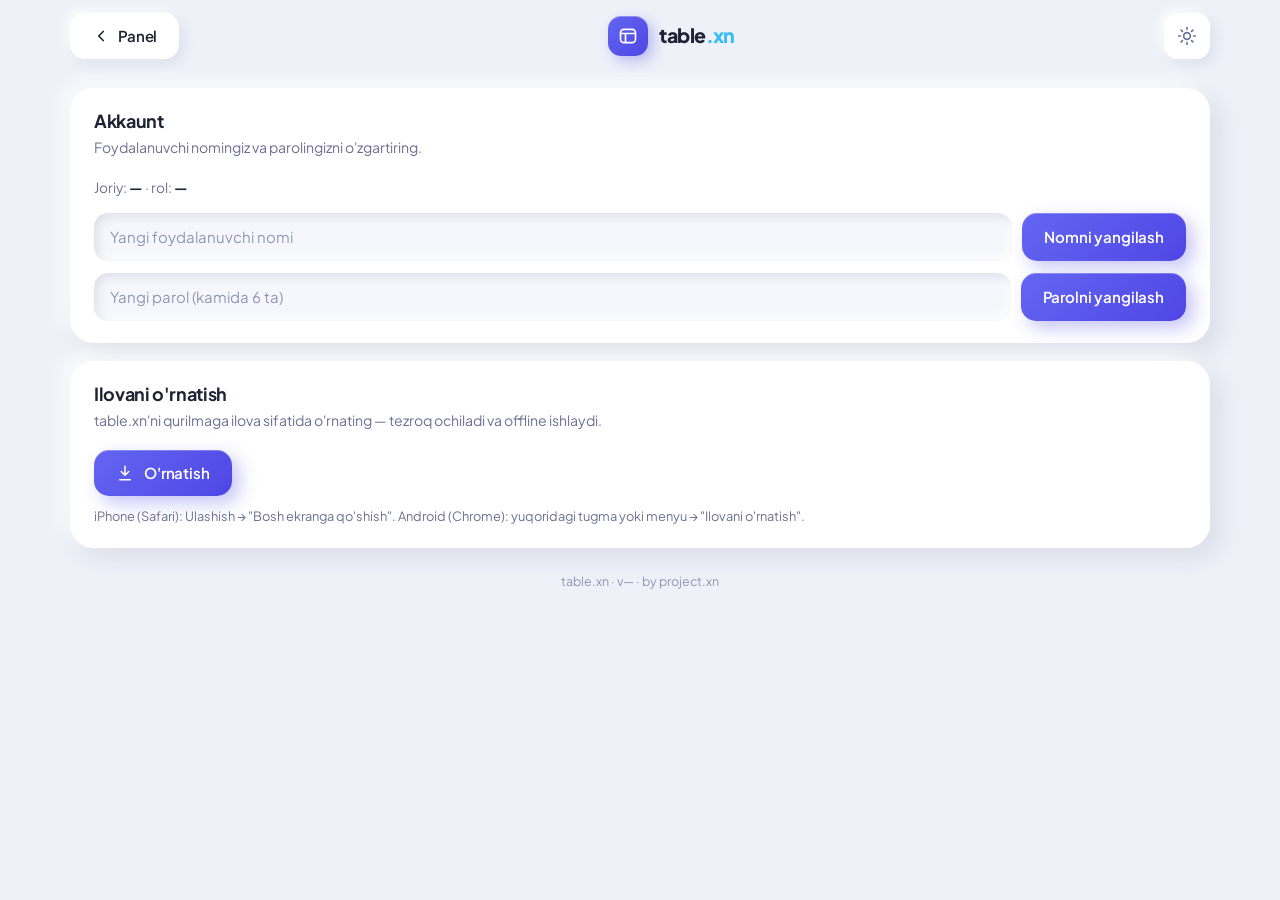
<file: settings.html>
<!DOCTYPE html>
<html lang="uz" data-theme="light">
<head>
  <meta charset="UTF-8" />
  <meta name="viewport" content="width=device-width, initial-scale=1, viewport-fit=cover" />
  <title>Sozlamalar — table.xn</title>
  <meta name="theme-color" content="#4f46e5" />
  <link rel="manifest" href="manifest.json" />
  <link rel="apple-touch-icon" href="icons/apple-touch-icon.png" />
  <meta name="apple-mobile-web-app-capable" content="yes" />
  <meta name="mobile-web-app-capable" content="yes" />
  <meta name="apple-mobile-web-app-status-bar-style" content="default" />
  <meta name="apple-mobile-web-app-title" content="table.xn" />
  <link rel="preconnect" href="https://fonts.googleapis.com" />
  <link rel="preconnect" href="https://fonts.gstatic.com" crossorigin />
  <link href="https://fonts.googleapis.com/css2?family=Plus+Jakarta+Sans:wght@400;500;600;700;800&display=swap" rel="stylesheet" />
  <link rel="stylesheet" href="css/theme.css" />
  <script>
    (function () { var t = localStorage.getItem('tablexn.theme'); if (!t) t = matchMedia('(prefers-color-scheme: dark)').matches ? 'dark' : 'light'; document.documentElement.setAttribute('data-theme', t); })();
  </script>
  <style>
    .topbar { position: sticky; top: 0; z-index: 20; padding: 13px 0; background: var(--bg); }
    .topbar-inner { display: flex; align-items: center; justify-content: space-between; gap: 12px; flex-wrap: wrap; }
    main.page { padding: 16px 0 70px; }
    .stack-lg { display: flex; flex-direction: column; gap: 18px; }
    .panel { padding: 22px 24px; }
    .panel > h2 { font-size: 1.12rem; margin-bottom: 4px; }
    .panel > .sub { color: var(--text-muted); font-size: 0.88rem; margin-bottom: 18px; }
    .cur { font-size: 0.86rem; color: var(--text-muted); margin-bottom: 14px; }
    .cur b { color: var(--text); }

    .list { display: flex; flex-direction: column; gap: 10px; }
    .item { display: flex; align-items: center; gap: 12px; padding: 12px 14px; border-radius: 14px; background: var(--surface-2); box-shadow: var(--clay-inset); flex-wrap: wrap; }
    .item .edit-name { flex: 1; min-width: 150px; min-height: 44px; padding: 0 13px; border: none; border-radius: 11px; background: var(--surface); color: var(--text); box-shadow: var(--clay-sm); font-weight: 600; }
    .item .grow { flex: 1; min-width: 130px; }
    .item .who .nm { font-weight: 700; font-size: 0.92rem; }
    .item .who .em { font-size: 0.78rem; color: var(--text-muted); }
    .role-sel { min-height: 42px; padding: 0 12px; border: none; border-radius: 11px; background: var(--surface); color: var(--text); box-shadow: var(--clay-sm); font-weight: 600; font-size: 0.85rem; cursor: pointer; }
    .btn-sm { min-height: 44px; padding: 0 14px; font-size: 0.84rem; border-radius: 11px; }
    .btn-ghost { background: var(--surface); box-shadow: var(--clay-sm); }
    .btn-danger { color: var(--danger); background: var(--surface); box-shadow: var(--clay-sm); }
    .inactive { opacity: 0.55; }
    .pill { font-size: 0.72rem; font-weight: 700; padding: 3px 9px; border-radius: 99px; background: var(--primary-50); color: var(--primary-600); text-transform: capitalize; }
    .pill.owner { background: rgba(245,158,11,0.16); color: var(--warning); }
    .add-row { display: flex; gap: 10px; flex-wrap: wrap; }
    .add-row .input { flex: 1; min-width: 170px; }
    .empty-mini { color: var(--text-muted); font-size: 0.88rem; padding: 6px 2px; }
    .ver { text-align: center; color: var(--text-soft); font-size: 0.78rem; padding: 6px; }
    .install-hint { font-size: 0.8rem; color: var(--text-muted); margin-top: 10px; }

    .toast { position: fixed; left: 50%; bottom: 26px; transform: translateX(-50%) translateY(20px); padding: 13px 20px; border-radius: 14px; background: var(--surface); box-shadow: var(--clay); font-weight: 600; font-size: 0.88rem; opacity: 0; pointer-events: none; transition: all 0.28s ease; z-index: 50; }
    .toast.show { opacity: 1; transform: translateX(-50%) translateY(0); }
    .toast.ok { color: var(--success); } .toast.err { color: var(--danger); }

    @media (max-width: 480px) { .add-row .input, .role-sel { width: 100%; min-width: 0; } .add-row .btn { width: 100%; } }
  </style>
</head>
<body>
  <header class="topbar">
    <div class="container topbar-inner">
      <a class="btn btn-ghost" href="dashboard.html"><svg width="18" height="18" viewBox="0 0 24 24" fill="none" stroke="currentColor" stroke-width="2.2" stroke-linecap="round" stroke-linejoin="round"><path d="M15 18l-6-6 6-6"/></svg> Panel</a>
      <div class="brand"><span class="brand-mark" aria-hidden="true"><svg width="20" height="20" viewBox="0 0 24 24" fill="none"><rect x="3" y="4" width="18" height="16" rx="4" stroke="#fff" stroke-width="2"/><path d="M3 9h18M9 9v11" stroke="#fff" stroke-width="2"/></svg></span><span class="brand-name">table<span class="dot">.xn</span></span></div>
      <button class="icon-btn" id="themeToggle" type="button" aria-label="Mavzu"><svg width="20" height="20" viewBox="0 0 24 24" fill="none" stroke="currentColor" stroke-width="2" stroke-linecap="round"><circle cx="12" cy="12" r="4"/><path d="M12 2v2M12 20v2M2 12h2M20 12h2M5 5l1.5 1.5M17.5 17.5L19 19M19 5l-1.5 1.5M6.5 17.5L5 19"/></svg></button>
    </div>
  </header>

  <main class="page">
    <div class="container stack-lg" id="app" hidden>

      <!-- AKKAUNT (hamma uchun) -->
      <section class="clay panel">
        <h2>Akkaunt</h2>
        <p class="sub">Foydalanuvchi nomingiz va parolingizni o'zgartiring.</p>
        <div class="cur">Joriy: <b id="curUser">—</b> · rol: <b id="curRole">—</b></div>

        <div class="add-row" style="margin-bottom:12px;">
          <input class="input" id="newUser" type="text" placeholder="Yangi foydalanuvchi nomi" autocapitalize="none" spellcheck="false" />
          <button class="btn btn-primary" id="userBtn" type="button">Nomni yangilash</button>
        </div>
        <div class="add-row">
          <input class="input" id="newPass" type="password" placeholder="Yangi parol (kamida 6 ta)" minlength="6" autocomplete="new-password" />
          <button class="btn btn-primary" id="passBtn" type="button">Parolni yangilash</button>
        </div>
      </section>

      <!-- O'RNATISH (hamma uchun) -->
      <section class="clay panel">
        <h2>Ilovani o'rnatish</h2>
        <p class="sub">table.xn'ni qurilmaga ilova sifatida o'rnating — tezroq ochiladi va offline ishlaydi.</p>
        <button class="btn btn-primary" id="installBtn" type="button" hidden>
          <svg width="18" height="18" viewBox="0 0 24 24" fill="none" stroke="currentColor" stroke-width="2" stroke-linecap="round" stroke-linejoin="round" style="margin-right:2px"><path d="M12 3v12M7 10l5 5 5-5M5 21h14"/></svg> O'rnatish
        </button>
        <p class="install-hint">iPhone (Safari): Ulashish → "Bosh ekranga qo'shish". Android (Chrome): yuqoridagi tugma yoki menyu → "Ilovani o'rnatish".</p>
      </section>

      <!-- BOSHQARUV (owner/admin) -->
      <div id="mgmt" hidden>
        <div class="stack-lg">
          <section class="clay panel">
            <h2>Filiallar</h2>
            <p class="sub">Nomini tahrirlang, faolsizlantiring yoki o'chiring.</p>
            <div class="list" id="branchList"></div>
            <div class="add-row" style="margin-top:16px;">
              <input class="input" id="newBranch" type="text" placeholder="Yangi filial nomi" maxlength="60" />
              <button class="btn btn-primary" id="addBranchBtn" type="button">Filial qo'shish</button>
            </div>
          </section>

          <section class="clay panel">
            <h2>Jamoa a'zolari</h2>
            <p class="sub">Rollarni o'zgartiring yoki a'zoni o'chiring.</p>
            <div class="list" id="memberList"></div>
          </section>

          <section class="clay panel">
            <h2>Taklif qilish</h2>
            <p class="sub">Foydalanuvchi nomini kiriting — o'sha nom bilan ro'yxatdan o'tgan kishi avtomatik tashkilotingizga qo'shiladi.</p>
            <div class="add-row">
              <input class="input" id="inviteEmail" type="text" placeholder="foydalanuvchi nomi" autocapitalize="none" spellcheck="false" />
              <select class="role-sel" id="inviteRole"><option value="operator">Operator</option><option value="manager">Manager</option><option value="admin">Admin</option></select>
              <button class="btn btn-primary" id="inviteBtn" type="button">Taklif qo'shish</button>
            </div>
            <div class="list" id="inviteList" style="margin-top:16px;"></div>
          </section>
        </div>
      </div>

      <div class="ver">table.xn · v<span id="appVer">—</span> · by project.xn</div>
    </div>
  </main>

  <div class="toast" id="toast" role="status"></div>

  <script type="module">
    import { requireAuth, getProfile, changePassword, changeUsername, toUsername, toEmail } from './js/api/auth.js';
    import { listAllBranches, createBranch, updateBranch, setBranchActive, deleteBranch } from './js/api/reportsApi.js';
    import { listMembers, updateMemberRole, removeMember, listInvites, createInvite, cancelInvite } from './js/api/teamApi.js';
    import { bindThemeToggle } from './js/utils/theme.js';
    import { initInstallPrompt } from './js/pwa/registerSW.js';
    import { showLoader, hideLoader } from './js/utils/loader.js';
    import { APP_VERSION } from './js/utils/version.js';

    bindThemeToggle(document.getElementById('themeToggle'));
    const $ = (id) => document.getElementById(id);
    let me = null;
    const ROLES = ['operator', 'manager', 'admin', 'owner'];
    $('appVer').textContent = APP_VERSION;

    function toast(t, type = 'ok') { const e = $('toast'); e.textContent = t; e.className = `toast show ${type}`; setTimeout(() => (e.className = 'toast'), 2600); }
    function esc(s) { return String(s).replace(/[&<>"']/g, (c) => ({ '&': '&amp;', '<': '&lt;', '>': '&gt;', '"': '&quot;', "'": '&#39;' }[c])); }

    // ---------- Filiallar ----------
    async function loadBranches() {
      const branches = await listAllBranches();
      $('branchList').innerHTML = branches.map((b) => `
        <div class="item ${b.is_active ? '' : 'inactive'}" data-id="${b.id}">
          <input class="edit-name" value="${esc(b.name)}" maxlength="60" />
          <button class="btn btn-ghost btn-sm act-save">Saqlash</button>
          <button class="btn btn-ghost btn-sm act-toggle">${b.is_active ? 'Faolsizlantirish' : 'Faollashtirish'}</button>
          <button class="btn btn-danger btn-sm act-del">O'chirish</button>
        </div>`).join('') || `<div class="empty-mini">Hali filial yo'q.</div>`;
      $('branchList').querySelectorAll('.item').forEach((row) => {
        const id = row.dataset.id; const branch = branches.find((b) => b.id === id);
        row.querySelector('.act-save').onclick = async () => { const name = row.querySelector('.edit-name').value.trim(); if (!name) return; try { await updateBranch(id, { name }); toast('Saqlandi.'); } catch { toast('Xato.', 'err'); } };
        row.querySelector('.act-toggle').onclick = async () => { try { await setBranchActive(id, !branch.is_active); toast('Yangilandi.'); loadBranches(); } catch { toast('Xato.', 'err'); } };
        row.querySelector('.act-del').onclick = async () => { if (!confirm(`"${branch.name}" va uning BARCHA hisobotlari o'chiriladi. Davom etasizmi?`)) return; try { await deleteBranch(id); toast('O\'chirildi.'); loadBranches(); } catch { toast('Xato.', 'err'); } };
      });
    }
    $('addBranchBtn').onclick = async () => { const name = $('newBranch').value.trim(); if (!name) return; $('addBranchBtn').disabled = true; try { await createBranch(name); $('newBranch').value = ''; toast('Qo\'shildi.'); await loadBranches(); } catch { toast('Xato.', 'err'); } finally { $('addBranchBtn').disabled = false; } };

    // ---------- A'zolar ----------
    async function loadMembers() {
      const members = await listMembers();
      $('memberList').innerHTML = members.map((m) => {
        const isMe = m.id === me.id; const isOwner = m.role === 'owner';
        const opts = ROLES.map((r) => `<option value="${r}" ${m.role === r ? 'selected' : ''}>${r}</option>`).join('');
        return `<div class="item" data-id="${m.id}">
          <div class="who grow"><div class="nm">${esc(m.full_name || '—')}${isMe ? ' (siz)' : ''}</div><div class="em">${esc(toUsername(m.email) || '')}</div></div>
          ${(isMe || isOwner) ? `<span class="pill ${isOwner ? 'owner' : ''}">${m.role}</span>` : `<select class="role-sel act-role">${opts}</select><button class="btn btn-danger btn-sm act-remove">O'chirish</button>`}
        </div>`;
      }).join('');
      $('memberList').querySelectorAll('.item').forEach((row) => {
        const id = row.dataset.id;
        row.querySelector('.act-role')?.addEventListener('change', async (e) => { try { await updateMemberRole(id, e.target.value); toast('Rol o\'zgartirildi.'); } catch { toast('Xato.', 'err'); } });
        row.querySelector('.act-remove')?.addEventListener('click', async () => { if (!confirm('Bu a\'zoni o\'chirasizmi?')) return; try { await removeMember(id); toast('O\'chirildi.'); loadMembers(); } catch { toast('Xato.', 'err'); } });
      });
    }

    // ---------- Takliflar ----------
    async function loadInvites() {
      const invites = await listInvites();
      $('inviteList').innerHTML = invites.map((i) => `
        <div class="item" data-id="${i.id}"><div class="who grow"><div class="nm">${esc(toUsername(i.email))}</div><div class="em">Kutilmoqda · ${i.role}</div></div>
        <button class="btn btn-danger btn-sm act-cancel">Bekor qilish</button></div>`).join('') || `<div class="empty-mini">Faol taklif yo'q.</div>`;
      $('inviteList').querySelectorAll('.item').forEach((row) => { row.querySelector('.act-cancel').onclick = async () => { try { await cancelInvite(row.dataset.id); toast('Bekor qilindi.'); loadInvites(); } catch { toast('Xato.', 'err'); } }; });
    }
    $('inviteBtn').onclick = async () => { const u = $('inviteEmail').value.trim().replace(/\s+/g, ''); if (!u) { toast('Foydalanuvchi nomini kiriting.', 'err'); return; } $('inviteBtn').disabled = true; try { await createInvite(toEmail(u), $('inviteRole').value); $('inviteEmail').value = ''; toast('Taklif qo\'shildi.'); await loadInvites(); } catch { toast('Xato.', 'err'); } finally { $('inviteBtn').disabled = false; } };

    // ---------- Akkaunt ----------
    $('userBtn').onclick = async () => {
      const u = $('newUser').value.trim().replace(/\s+/g, '');
      if (!u) { toast('Yangi nom kiriting.', 'err'); return; }
      $('userBtn').disabled = true;
      try { await changeUsername(u); toast('Foydalanuvchi nomi yangilandi.'); $('curUser').textContent = u; $('newUser').value = ''; }
      catch (e) { toast(e?.message?.includes('already') ? 'Bu nom band.' : 'O\'zgartirib bo\'lmadi.', 'err'); }
      finally { $('userBtn').disabled = false; }
    };
    $('passBtn').onclick = async () => {
      const p = $('newPass').value;
      if (!p || p.length < 6) { toast('Parol kamida 6 ta belgidan iborat bo\'lsin.', 'err'); return; }
      $('passBtn').disabled = true;
      try { await changePassword(p); $('newPass').value = ''; toast('Parol yangilandi.'); }
      catch { toast('Parolni o\'zgartirib bo\'lmadi.', 'err'); }
      finally { $('passBtn').disabled = false; }
    };

    // ---------- Init ----------
    (async () => {
      const session = await requireAuth();
      if (!session) return;
      initInstallPrompt($('installBtn'));
      $('app').hidden = false;
      try { me = await getProfile(); } catch {}
      $('curUser').textContent = me ? (toUsername(me.email) || '—') : '—';
      $('curRole').textContent = me?.role || '—';

      if (me && ['owner', 'admin'].includes(me.role)) {
        $('mgmt').hidden = false;
        showLoader();
        try { await Promise.all([loadBranches(), loadMembers(), loadInvites()]); }
        finally { hideLoader(); }
      }
    })();
  </script>
  <script type="module">import { registerSW } from './js/pwa/registerSW.js'; registerSW();</script>
</body>
</html>
</file>
<file: css/theme.css>
/* ============================================================
   table.xn — Dizayn tizimi (Claymorphism, Light/Dark)
   Plus Jakarta Sans. Tokenlar [data-theme] orqali almashadi.
   ============================================================ */

:root,
[data-theme='light'] {
  /* Palitra */
  --bg: #eef1f8;
  --bg-tint-1: rgba(99, 102, 241, 0.10);
  --bg-tint-2: rgba(56, 189, 248, 0.10);
  --surface: #ffffff;
  --surface-2: #f6f7fc;

  --text: #1f2233;
  --text-muted: #6b7194;
  --text-soft: #9096b4;

  --primary: #4f46e5;
  --primary-600: #4338ca;
  --primary-50: #eef0ff;
  --accent: #38bdf8;
  --success: #22c55e;
  --warning: #f59e0b;
  --danger: #ef4444;

  --primary-grad: linear-gradient(135deg, #6366f1 0%, #4f46e5 100%);
  --border: rgba(79, 70, 229, 0.10);

  /* Claymorphism soyalari */
  --clay:
    9px 9px 26px rgba(31, 38, 89, 0.10),
    -7px -7px 20px rgba(255, 255, 255, 0.9),
    inset 0 0 0 1px rgba(255, 255, 255, 0.5);
  --clay-sm:
    5px 5px 14px rgba(31, 38, 89, 0.08),
    -4px -4px 11px rgba(255, 255, 255, 0.85),
    inset 0 0 0 1px rgba(255, 255, 255, 0.5);
  --clay-inset:
    inset 4px 4px 10px rgba(31, 38, 89, 0.10),
    inset -4px -4px 10px rgba(255, 255, 255, 0.85);
  --clay-pressed:
    inset 5px 5px 12px rgba(31, 38, 89, 0.13),
    inset -4px -4px 10px rgba(255, 255, 255, 0.7);
}

[data-theme='dark'] {
  --bg: #0f1119;
  --bg-tint-1: rgba(99, 102, 241, 0.16);
  --bg-tint-2: rgba(56, 189, 248, 0.12);
  --surface: #181b27;
  --surface-2: #1f2330;

  --text: #e6e8f2;
  --text-muted: #9aa0bf;
  --text-soft: #6c7390;

  --primary: #6366f1;
  --primary-600: #818cf8;
  --primary-50: rgba(99, 102, 241, 0.14);
  --accent: #38bdf8;
  --success: #34d399;
  --warning: #fbbf24;
  --danger: #f87171;

  --primary-grad: linear-gradient(135deg, #6366f1 0%, #4f46e5 100%);
  --border: rgba(255, 255, 255, 0.07);

  --clay:
    9px 9px 26px rgba(0, 0, 0, 0.5),
    -6px -6px 18px rgba(255, 255, 255, 0.03),
    inset 0 0 0 1px rgba(255, 255, 255, 0.04);
  --clay-sm:
    5px 5px 14px rgba(0, 0, 0, 0.45),
    -4px -4px 11px rgba(255, 255, 255, 0.03),
    inset 0 0 0 1px rgba(255, 255, 255, 0.04);
  --clay-inset:
    inset 4px 4px 10px rgba(0, 0, 0, 0.5),
    inset -4px -4px 10px rgba(255, 255, 255, 0.03);
  --clay-pressed:
    inset 5px 5px 12px rgba(0, 0, 0, 0.55),
    inset -4px -4px 10px rgba(255, 255, 255, 0.03);
}

/* ---------- Reset ---------- */
*, *::before, *::after { box-sizing: border-box; margin: 0; padding: 0; }

html { -webkit-text-size-adjust: 100%; }

body {
  font-family: 'Plus Jakarta Sans', system-ui, -apple-system, sans-serif;
  background: var(--bg);
  color: var(--text);
  font-size: 15px;
  line-height: 1.6;
  -webkit-font-smoothing: antialiased;
  min-height: 100vh;
  transition: background 0.35s ease, color 0.35s ease;
}

h1, h2, h3, h4 { line-height: 1.25; font-weight: 700; letter-spacing: -0.02em; }

button, input, select, textarea { font: inherit; color: inherit; }
a { color: inherit; text-decoration: none; }

/* Raqamlar tekis tursin */
.num, .kpi-value, td.num { font-variant-numeric: tabular-nums; }

/* ---------- Layout yordamchilari ---------- */
.container { width: 100%; max-width: 1180px; margin: 0 auto; padding: 0 20px; }
.row { display: flex; align-items: center; gap: 12px; }
.col { display: flex; flex-direction: column; gap: 12px; }
.between { justify-content: space-between; }
.wrap { flex-wrap: wrap; }
.grow { flex: 1; }
.muted { color: var(--text-muted); }
.soft { color: var(--text-soft); }

/* ---------- Clay sirtlar ---------- */
.clay {
  background: var(--surface);
  border-radius: 24px;
  box-shadow: var(--clay);
}
.clay-sm { background: var(--surface); border-radius: 18px; box-shadow: var(--clay-sm); }

/* ---------- Tugmalar ---------- */
.btn {
  display: inline-flex; align-items: center; justify-content: center; gap: 8px;
  min-height: 46px; padding: 0 22px;
  border: none; border-radius: 15px; cursor: pointer;
  font-weight: 600; font-size: 0.94rem; letter-spacing: -0.01em;
  background: var(--surface); color: var(--text);
  box-shadow: var(--clay-sm);
  transition: transform 0.12s ease, box-shadow 0.18s ease, filter 0.18s ease;
}
.btn:hover { transform: translateY(-1px); }
.btn:active { transform: translateY(0); box-shadow: var(--clay-pressed); }
.btn:focus-visible { outline: 3px solid var(--primary); outline-offset: 2px; }

.btn-primary {
  background: var(--primary-grad); color: #fff;
  box-shadow: 7px 7px 18px rgba(79, 70, 229, 0.32),
              -4px -4px 12px rgba(255, 255, 255, 0.55),
              inset 0 1px 0 rgba(255, 255, 255, 0.25);
}
[data-theme='dark'] .btn-primary {
  box-shadow: 7px 7px 20px rgba(0, 0, 0, 0.5),
              inset 0 1px 0 rgba(255, 255, 255, 0.18);
}
.btn-primary:hover { filter: brightness(1.05); }
.btn-block { width: 100%; }
.btn[disabled] { opacity: 0.55; cursor: not-allowed; transform: none; }

/* Ikona tugma (44px tap target) */
.icon-btn {
  display: inline-flex; align-items: center; justify-content: center;
  width: 46px; height: 46px; border: none; border-radius: 14px; cursor: pointer;
  background: var(--surface); color: var(--text-muted);
  box-shadow: var(--clay-sm);
  transition: transform 0.12s ease, color 0.18s ease;
}
.icon-btn:hover { transform: translateY(-1px); color: var(--primary); }
.icon-btn:active { box-shadow: var(--clay-pressed); }
.icon-btn:focus-visible { outline: 3px solid var(--primary); outline-offset: 2px; }

/* ---------- Maydonlar (inputs) ---------- */
.field { display: flex; flex-direction: column; gap: 7px; }
.label {
  font-size: 0.8rem; font-weight: 600; color: var(--text-muted);
  letter-spacing: 0.01em; padding-left: 4px;
}
.input {
  width: 100%; min-height: 48px; padding: 0 16px;
  border: none; border-radius: 14px;
  background: var(--surface-2); color: var(--text);
  box-shadow: var(--clay-inset);
  transition: box-shadow 0.18s ease;
}
.input::placeholder { color: var(--text-soft); }
.input:focus { outline: none; box-shadow: var(--clay-inset), 0 0 0 3px var(--primary-50); }
.input[aria-invalid='true'] { box-shadow: var(--clay-inset), 0 0 0 3px rgba(239, 68, 68, 0.22); }

/* ---------- Badge / chip ---------- */
.badge {
  display: inline-flex; align-items: center; gap: 6px;
  padding: 4px 12px; border-radius: 999px;
  font-size: 0.74rem; font-weight: 700; letter-spacing: 0.02em;
  background: var(--primary-50); color: var(--primary-600);
}
.badge-success { background: rgba(34, 197, 94, 0.14); color: var(--success); }
.badge-danger { background: rgba(239, 68, 68, 0.14); color: var(--danger); }
.badge-warning { background: rgba(245, 158, 11, 0.16); color: var(--warning); }

.chip {
  display: inline-flex; align-items: center; gap: 8px;
  padding: 9px 16px; border-radius: 13px; cursor: pointer;
  background: var(--surface); color: var(--text-muted); font-weight: 600; font-size: 0.88rem;
  box-shadow: var(--clay-sm);
  transition: transform 0.12s ease, color 0.18s ease;
}
.chip:hover { transform: translateY(-1px); }
.chip[aria-selected='true'] { color: var(--primary-600); box-shadow: var(--clay-pressed); }

/* ---------- Brend belgi ---------- */
.brand { display: inline-flex; align-items: center; gap: 11px; }
.brand-mark {
  width: 40px; height: 40px; border-radius: 13px;
  display: grid; place-items: center;
  background: var(--primary-grad);
  box-shadow: 5px 5px 13px rgba(79, 70, 229, 0.32), inset 0 1px 0 rgba(255, 255, 255, 0.3);
}
.brand-name { font-size: 1.22rem; font-weight: 800; letter-spacing: -0.03em; }
.brand-name .dot { color: var(--accent); }

/* ---------- Ambient fon (login) ---------- */
.aura { position: fixed; inset: 0; overflow: hidden; z-index: -1; pointer-events: none; }
.aura span { position: absolute; border-radius: 50%; filter: blur(80px); opacity: 0.7; }
.aura .a1 { width: 380px; height: 380px; background: var(--bg-tint-1); top: -90px; left: -70px; }
.aura .a2 { width: 320px; height: 320px; background: var(--bg-tint-2); bottom: -80px; right: -50px; }

/* ---------- Skroll ---------- */
::-webkit-scrollbar { width: 11px; height: 11px; }
::-webkit-scrollbar-thumb { background: var(--border); border-radius: 99px; border: 3px solid var(--bg); }
::-webkit-scrollbar-thumb:hover { background: var(--text-soft); }

/* ---------- Spinner ---------- */
.spinner {
  width: 18px; height: 18px; border-radius: 50%;
  border: 2.5px solid rgba(255, 255, 255, 0.4); border-top-color: #fff;
  animation: spin 0.7s linear infinite;
}
@keyframes spin { to { transform: rotate(360deg); } }

/* ---------- Erishimlilik / motion ---------- */
:focus-visible { outline: 3px solid var(--primary); outline-offset: 2px; }
@media (prefers-reduced-motion: reduce) {
  *, *::before, *::after { animation-duration: 0.01ms !important; transition-duration: 0.01ms !important; }
}

/* ============================================================
   Loader (yuqori progress bar) + Skeleton
   ============================================================ */
#tablexn-progress {
  position: fixed; top: 0; left: 0; height: 3px; width: 0; z-index: 9999;
  background: linear-gradient(90deg, var(--primary), var(--accent));
  box-shadow: 0 0 10px var(--primary); opacity: 0; pointer-events: none;
}
.skel { position: relative; overflow: hidden; background: var(--surface-2); border-radius: 14px; }
.skel::after {
  content: ''; position: absolute; inset: 0; transform: translateX(-100%);
  background: linear-gradient(90deg, transparent, rgba(255,255,255,0.35), transparent);
  animation: shimmer 1.3s infinite;
}
[data-theme='dark'] .skel::after { background: linear-gradient(90deg, transparent, rgba(255,255,255,0.06), transparent); }
@keyframes shimmer { 100% { transform: translateX(100%); } }
.skel-kpi { height: 96px; } .skel-line { height: 16px; margin: 7px 0; border-radius: 8px; }
@media (prefers-reduced-motion: reduce) { .skel::after { animation: none; } #tablexn-progress { transition: none !important; } }

/* ============================================================
   Mobil moslashuv (global)
   ============================================================ */
@media (max-width: 640px) {
  body { font-size: 14.5px; }
  .container { padding: 0 14px; }
  h1 { font-size: 1.5rem; }

  /* Tugmalar va tap-zona */
  .btn { min-height: 48px; padding: 0 18px; }
  .icon-btn { width: 48px; height: 48px; }

  /* Topbar zich bo'lmasin */
  .brand-name { font-size: 1.05rem; }
  .brand-mark { width: 36px; height: 36px; }

  /* Gorizontal skroll qiluvchi segment (davr tanlagich) */
  .seg { overflow-x: auto; -webkit-overflow-scrolling: touch; max-width: 100%; scrollbar-width: none; }
  .seg::-webkit-scrollbar { display: none; }

  /* Tanlagich/sana to'liq enlik */
  .select, .date { width: 100%; min-width: 0; }
  .control { width: 100%; }

  /* Kartalardagi padding kichikroq */
  .clay { border-radius: 20px; }
}

/* ============================================================
   Mobil moslashuv — kuchaytirilgan (v1.0.0)
   ============================================================ */
html, body { max-width: 100%; overflow-x: hidden; }

@media (max-width: 640px) {
  .topbar-inner { flex-wrap: wrap; row-gap: 10px; }
  .topbar-actions { gap: 8px; flex-wrap: wrap; justify-content: flex-end; }
  .btn { min-height: 48px; }
  .icon-btn { width: 48px; height: 48px; }

  /* Maydon panjaralari bitta ustun */
  .field-grid { grid-template-columns: 1fr !important; }
  .charts { grid-template-columns: 1fr !important; }

  /* Tanlagich/sana to'liq enlik */
  .controls .control { width: 100%; }
  .controls .select, .controls .date { width: 100%; min-width: 0; }

  /* Davr segmenti suriladi */
  .seg { overflow-x: auto; -webkit-overflow-scrolling: touch; max-width: 100%; scrollbar-width: none; }
  .seg::-webkit-scrollbar { display: none; }

  /* Jadval gorizontal suriladi, qisilmaydi */
  .table-wrap { overflow-x: auto; -webkit-overflow-scrolling: touch; }
  table { font-size: 0.84rem; }

  /* Balans kartasi yig'iladi */
  .bal-flow { gap: 8px; }
  .bal-arrow { display: none; }
  .bal-item { flex: 1 1 40%; min-width: 0; }

  /* KPI 2 ustun */
  .kpi-row { grid-template-columns: repeat(2, 1fr) !important; }
}

@media (max-width: 420px) {
  .container { padding: 0 12px; }
  .kpi-row { grid-template-columns: 1fr !important; }
  .brand-name { font-size: 1rem; }
}
</file>
